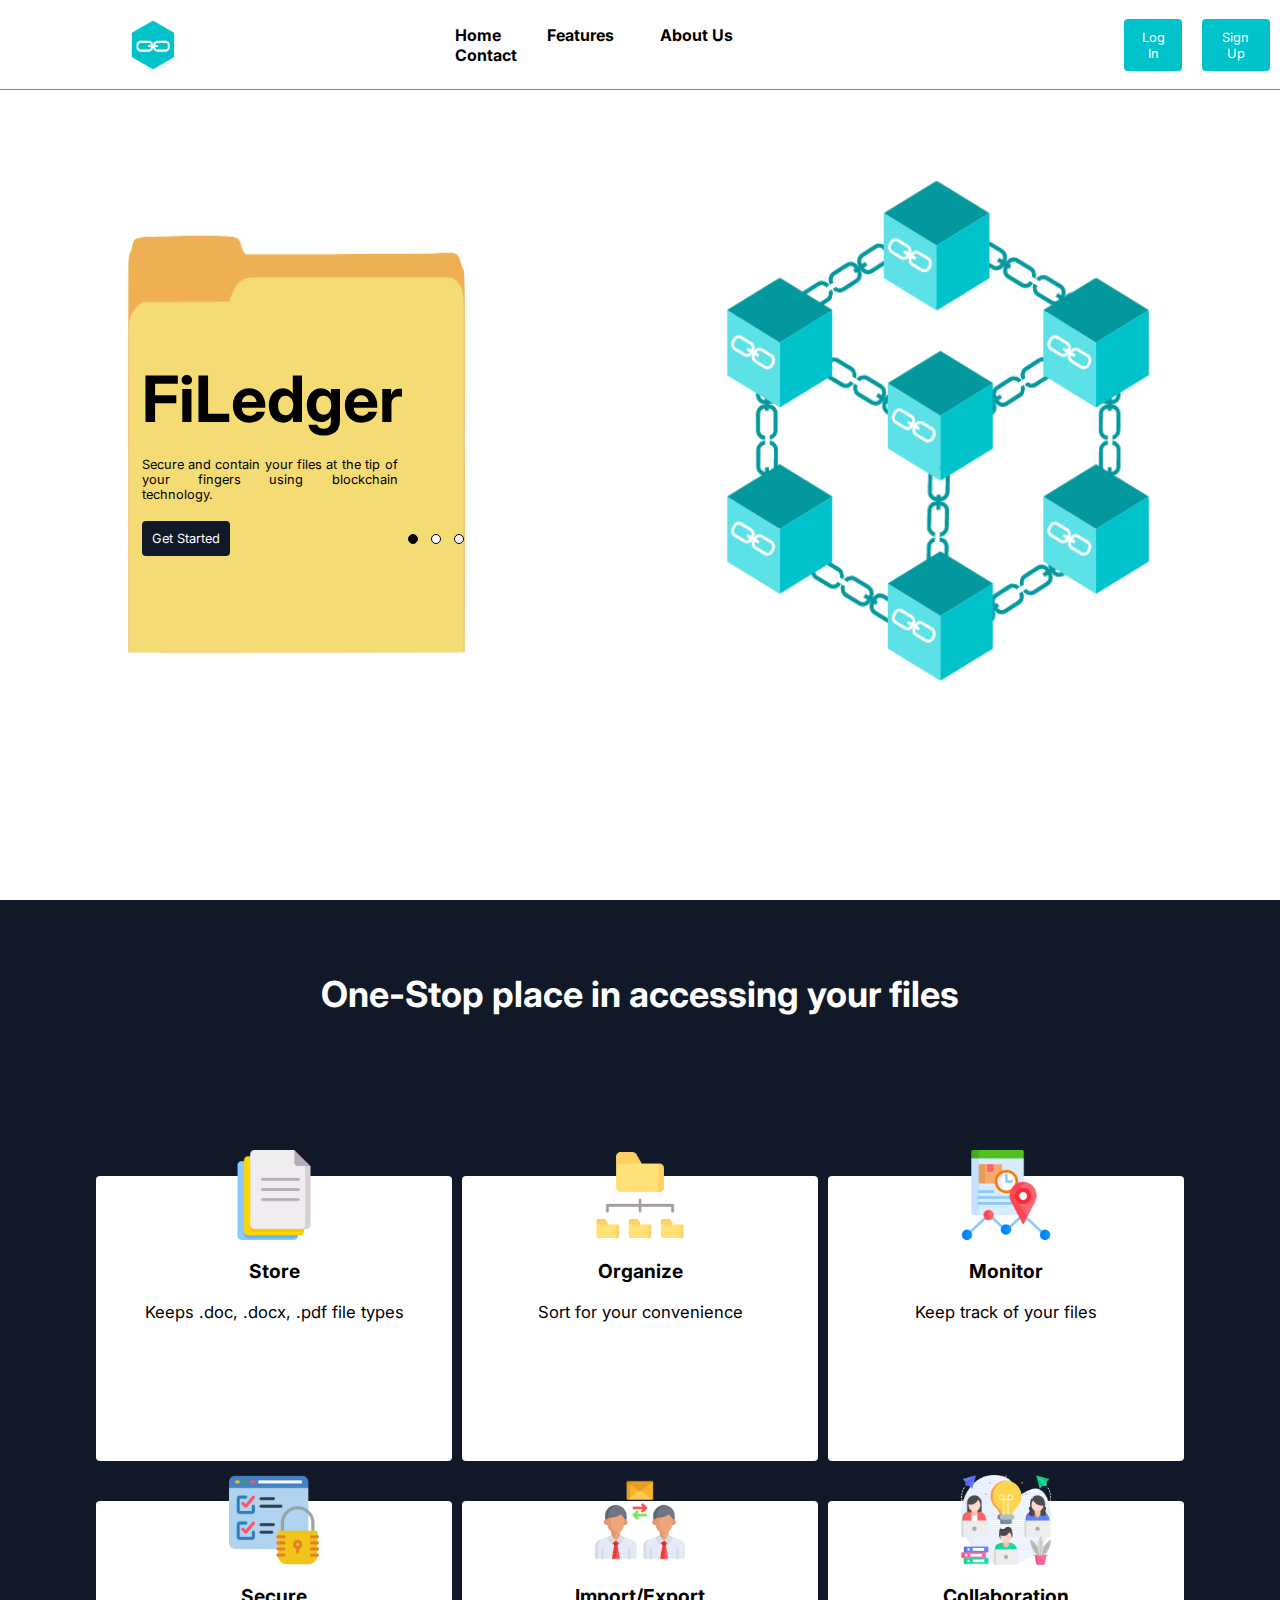
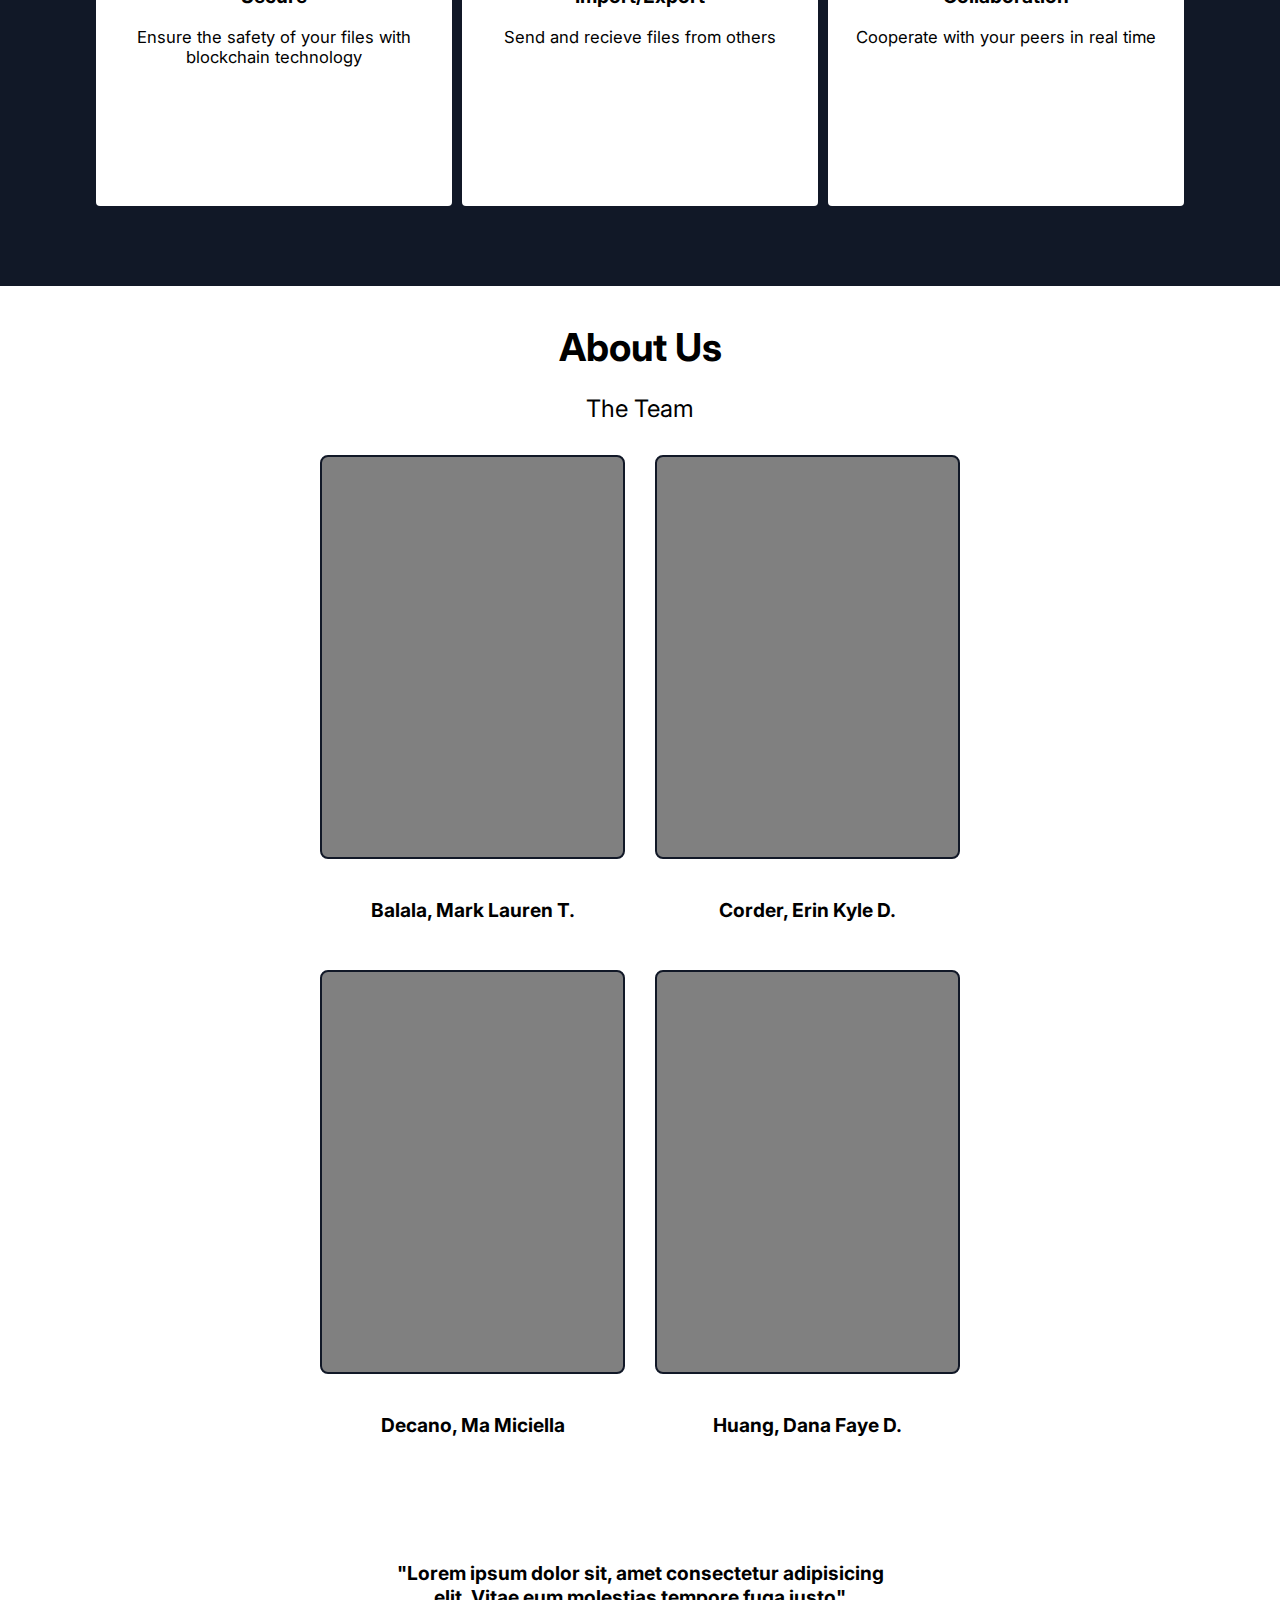
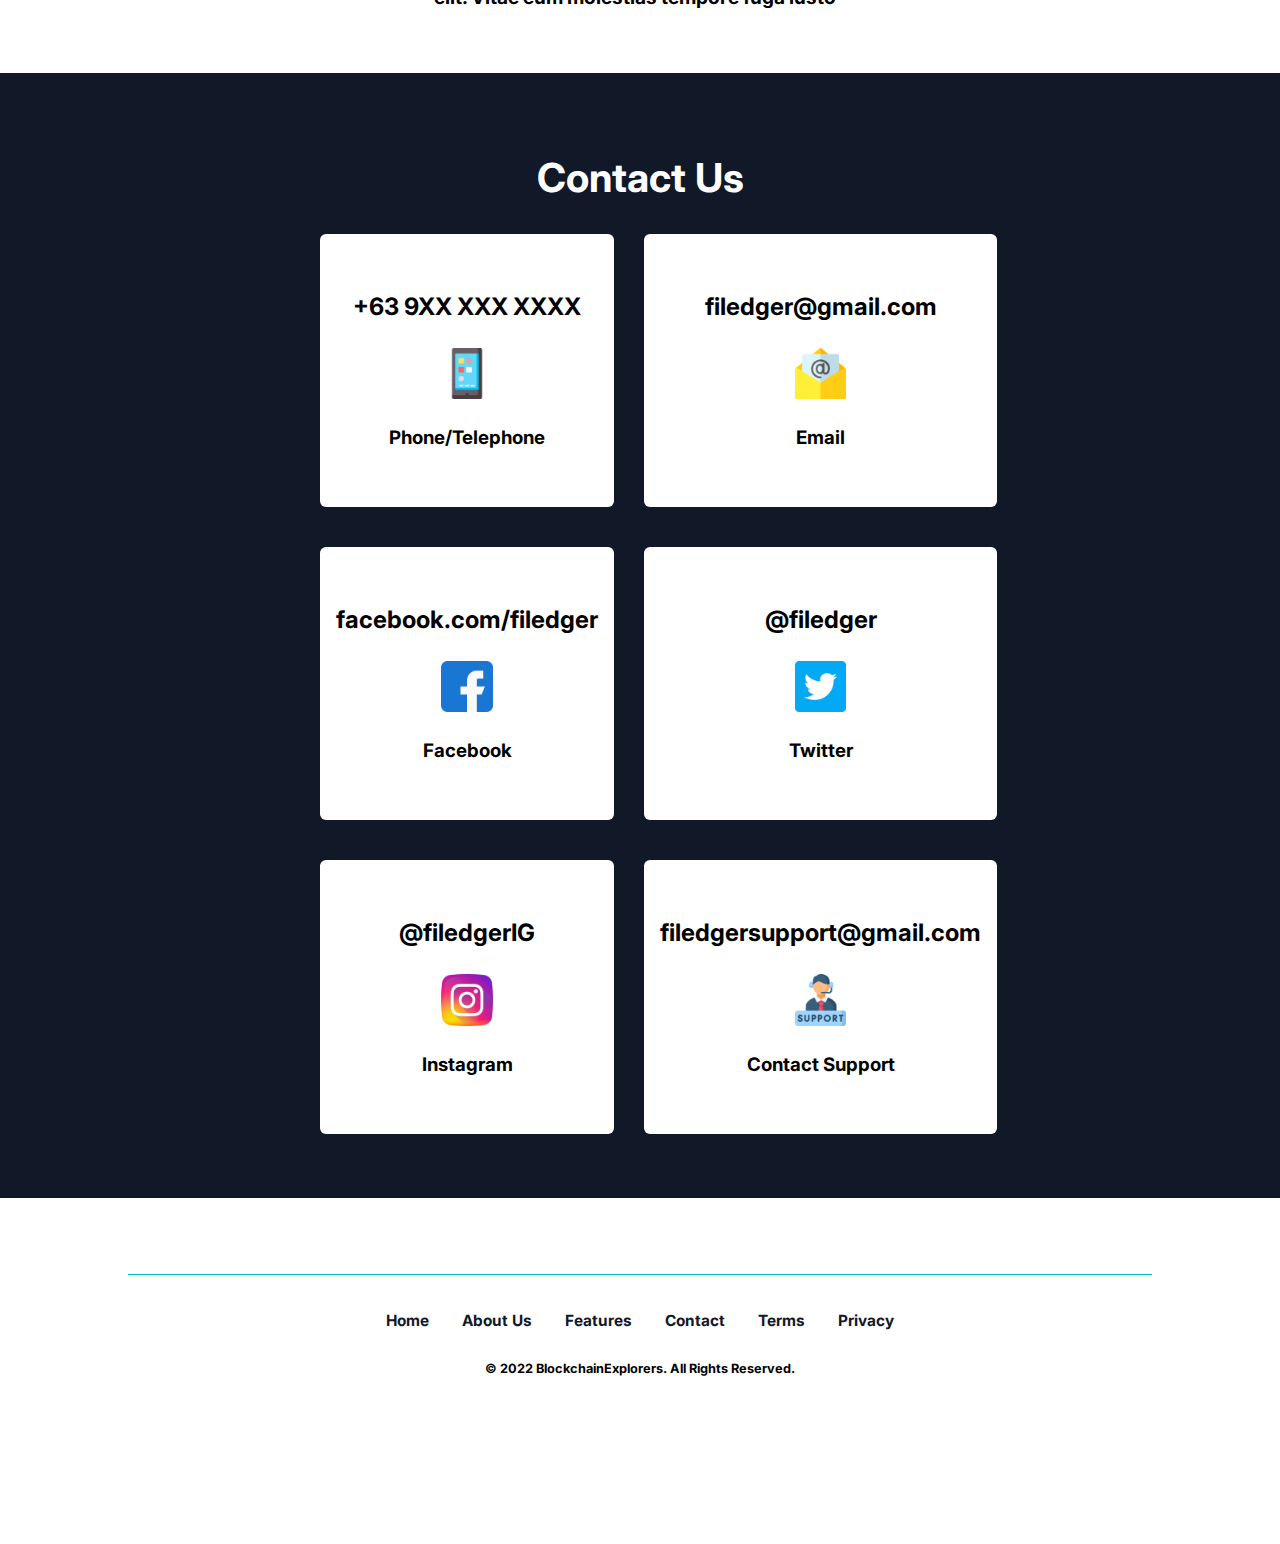
<file: index.html>
<!DOCTYPE html>
<html lang="en">
<head>
    <meta charset="UTF-8">
    <meta http-equiv="X-UA-Compatible" content="IE=edge">
    <meta name="viewport" content="width=device-width, initial-scale=1.0">
    <link rel="stylesheet" href="./style/style.css">
    <link rel="preconnect" href="https://fonts.googleapis.com">
    <link rel="preconnect" href="https://fonts.gstatic.com" crossorigin>
    <link href="https://fonts.googleapis.com/css2?family=Inter:wght@400;500;600;700;800;900&display=swap" rel="stylesheet">
    <title>Document</title>
    <script src="./js/index.js" defer></script>
</head>
<body>
    <div class="main-cont">
        <header class="header">
            <div class="logo">
                <img src="./images/Copy_of_Untitled-removebg-preview.png" alt="" width="50">
            </div>
            <div class="nav">
                <ul>
                    <li class="nav-items"><a href="#home">Home</a></li>
                    <li class="nav-items"><a href="#features">Features</a></li>
                    <li class="nav-items"><a href="#about-us">About Us</a></li>
                    <li class="nav-items"><a href="#contact-us">Contact</a></li>
                </ul>
            </div>
            <div class="head-buttons">
                <button class="button"><a href="./login.html">Log In</a></button>
                <button class="button"><a href="./registration.html">Sign Up</a></button>
            </div>
        </header>
        <section class="content1-container" id="home">
            <div class="content1">
                <div class="content1-left">
                    <img src="./images/Copy_of_Untitled__2_-removebg-preview.png" alt="">
                    <div class="content1-left-text">
                        <h1>FiLedger</h1>
                        <p class="par active">Secure and contain your files at the tip of your fingers using blockchain technology.
                        <p class="par">Create and manage your documents while collaborating with your team.</p>
                        <p class="par">Track your files and keep in touch with the updates done on your document/s.</p>
                        <button class="get-started">Get Started</button>
                        <div class="page-button">
                            <div class="indicator active-ind"></div>
                            <div class="indicator"></div>
                            <div class="indicator"></div>
                        </div>
                    </div>
                </div>
                <div class="content1-right">
                    <img src="./images/blocc.png" alt="">
                </div>
            </div>
        </section>

        <section class="content2" id="features">
                <h1>One-Stop place in accessing your files</h1>
                <div class="card-container-cont2">
                    <div class="cards">
                        <img src="./images/documents.png" alt="" class="card-logo">
                        <h4 class="card-title">
                            Store
                        </h4>
                        <p class="description">Keeps .doc, .docx, .pdf file types</p>
                    </div>
                    <div class="cards">
                        <img src="./images/folder-management.png" alt="" class="card-logo">
                        <h4 class="card-title">
                            Organize
                        </h4>
                        <p class="description">Sort for your convenience</p>
                    </div>
                    <div class="cards">
                        <img src="./images/track.png" alt="" class="card-logo">
                        <h4 class="card-title">
                            Monitor
                        </h4>
                        <p class="description">Keep track of your files</p>
                    </div>
                    <div class="cards">
                        <img src="./images/secure-data.png" alt="" class="card-logo">
                        <h4 class="card-title">
                            Secure
                        </h4>
                        <p class="description">Ensure the safety of your files with blockchain technology</p>
                    </div>
                    <div class="cards">
                        <img src="./images/exchange (1).png" alt="" class="card-logo">
                        <h4 class="card-title">
                            Import/Export
                        </h4>
                        <p class="description">Send and recieve files from others</p>
                    </div>
                    <div class="cards">
                        <img src="./images/collaborative.png" alt="" class="card-logo">
                        <h4 class="card-title">
                            Collaboration
                        </h4>
                        <p class="description">Cooperate with your peers in real time</p>
                    </div>
            </div>
        </section>

        <section class="content3" id="about-us">
            <h1 class="content3-title">
                About Us
            </h1>
            <p>The Team</p>
            <div class="card-container-cont3">
                <div class="cards">
                    <div class="cards-cont">

                    </div>
                    <h3 class="names">Balala, Mark Lauren T.</h3>
                </div>
                <div class="cards">
                    <div class="cards-cont">
                        
                    </div>
                    <h3 class="names">Corder, Erin Kyle D.</h3>
                </div>
                <div class="cards">
                    <div class="cards-cont">
                        
                    </div>
                    <h3 class="names">Decano, Ma Miciella</h3>
                </div>
                <div class="cards">
                    <div class="cards-cont">
                        
                    </div>
                    <h3 class="names">Huang, Dana Faye D.</h3>
                </div>
            </div>
            <p class="quote">"Lorem ipsum dolor sit, amet consectetur adipisicing elit. Vitae eum molestias tempore fuga iusto"</p>
        </section>
        <section class="content4" id="contact-us">
            <h1 class="content4-title">
                Contact Us
            </h1>
            <div class="card-container-cont4">
                <div class="cards">
                    <h2 class="contact-link">+63 9XX XXX XXXX</h2>
                    <img src="./images/smartphone.png" alt="" class="contact-logo">
                    <h3 class="contact-desc">Phone/Telephone</h3>
                </div>
                <div class="cards">
                    <h2 class="contact-link">filedger@gmail.com</h2>
                    <img src="./images/email.png" alt="" class="contact-logo">
                    <h3 class="contact-desc">Email</h3>
                </div>
                <div class="cards">
                    <h2 class="contact-link">facebook.com/filedger</h2>
                    <img src="./images/facebook.png" alt="" class="contact-logo">
                    <h3 class="contact-desc">Facebook</h3>
                </div>
                <div class="cards">
                    <h2 class="contact-link">@filedger</h2>
                    <img src="./images/twitter.png" alt="" class="contact-logo">
                    <h3 class="contact-desc">Twitter</h3>
                </div>
                <div class="cards">
                    <h2 class="contact-link">@filedgerIG</h2>
                    <img src="./images/instagram.png" alt="" class="contact-logo">
                    <h3 class="contact-desc">Instagram</h3>
                </div>
                <div class="cards">
                    <h2 class="contact-link">filedgersupport@gmail.com</h2>
                    <img src="./images/help-desk.png" alt="" class="contact-logo">
                    <h3 class="contact-desc">Contact Support</h3>
                </div>
            </div>
        </section>
        <footer class="footer">
            <div class="footer-content">
                <ul class="footer-nav">
                    <li class="footer-nav-item"><a href="#home">Home</a></li>
                    <li class="footer-nav-item"><a href="#about-us">About Us</a></li>
                    <li class="footer-nav-item"><a href="#features">Features</a></li>
                    <li class="footer-nav-item"><a href="#contact-us">Contact</a></li>
                    <li class="footer-nav-item"><a href="">Terms</a></li>
                    <li class="footer-nav-item"><a href="">Privacy</a></li>
                </ul>
                <h5 class="copyrights">
                    &copy; 2022 BlockchainExplorers. All Rights Reserved.
                </h5>
            </div>
        </footer>
    </div>
</body>
</html>
</file>
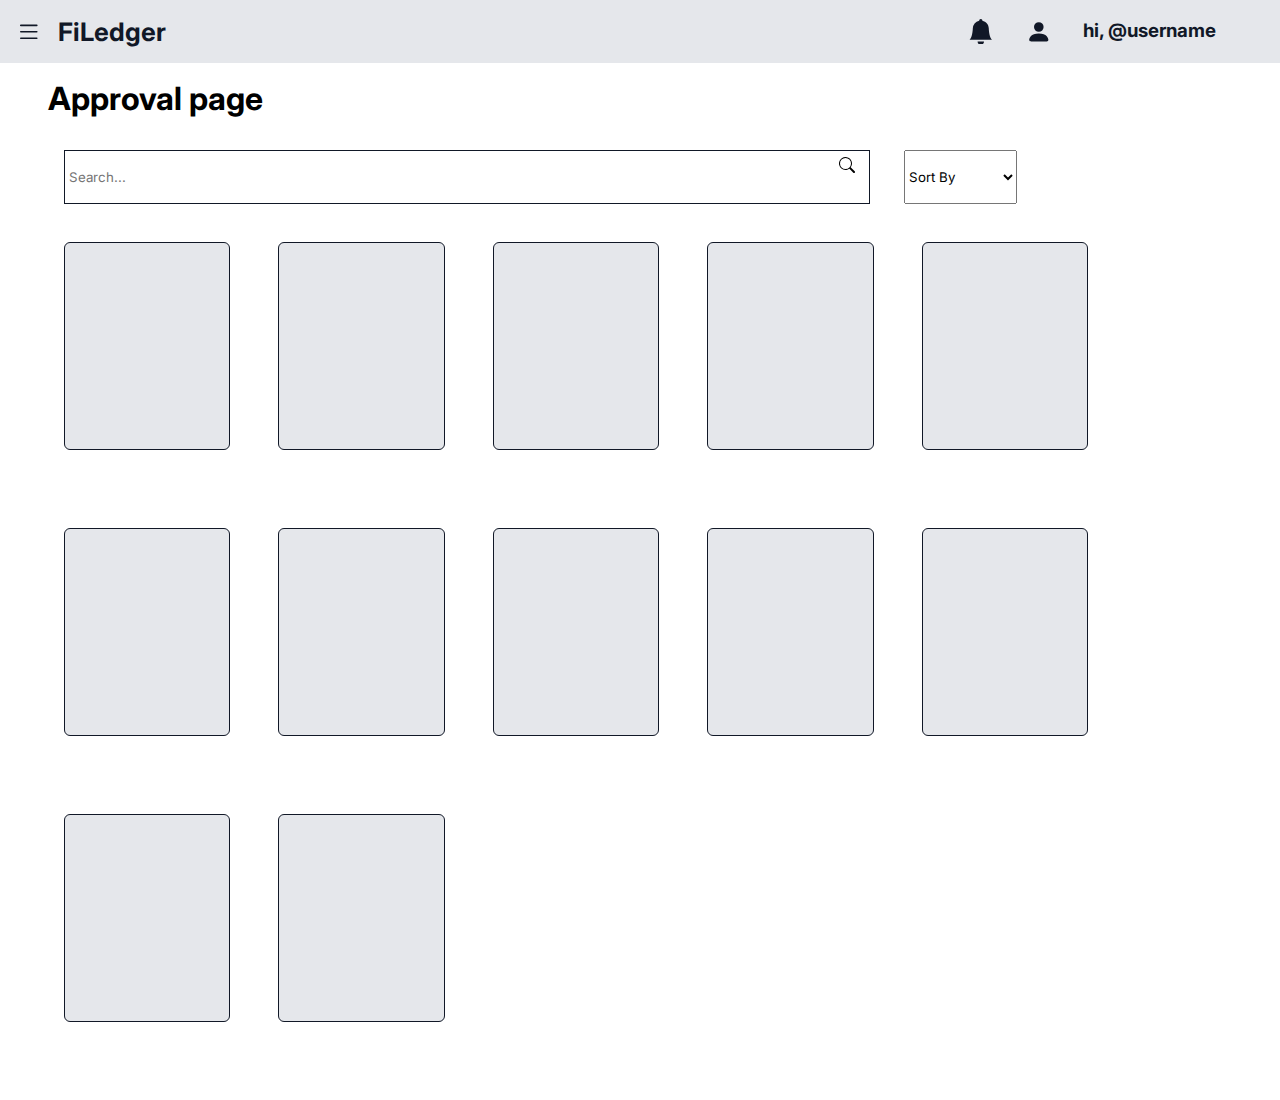
<file: approval-page.html>
<!DOCTYPE html>
<html lang="en">
<head>
    <meta charset="UTF-8">
    <meta http-equiv="X-UA-Compatible" content="IE=edge">
    <meta name="viewport" content="width=device-width, initial-scale=1.0">
    <title>Document</title>
    <link rel="stylesheet" href="./style/navbar.css">
    <link rel="stylesheet" href="./style/approval-style.css">
    <link rel="preconnect" href="https://fonts.googleapis.com">
    <link rel="preconnect" href="https://fonts.gstatic.com" crossorigin>
    <link href="https://fonts.googleapis.com/css2?family=Inter:wght@400;500;600;700;800;900&display=swap" rel="stylesheet">
    <script src="./js/navbar.js" defer></script>
    <!-- <script src="./js/dashboard.js" defer></script> -->
</head>
<body>
    <!-- NAVBAR -->
    <nav class="side-nav inactive-sidenav" id="side-nav">
        <div class="nav-header">
            <svg xmlns="http://www.w3.org/2000/svg" width="16" height="16" fill="currentColor" class="bi bi-list burger" viewBox="0 0 16 16">
                <path fill-rule="evenodd" d="M2.5 12a.5.5 0 0 1 .5-.5h10a.5.5 0 0 1 0 1H3a.5.5 0 0 1-.5-.5zm0-4a.5.5 0 0 1 .5-.5h10a.5.5 0 0 1 0 1H3a.5.5 0 0 1-.5-.5zm0-4a.5.5 0 0 1 .5-.5h10a.5.5 0 0 1 0 1H3a.5.5 0 0 1-.5-.5z"/>
              </svg>
              <h3 class="menu">Menu</h3>
              <div class="logo">
                <img src="./images/Copy_of_Untitled-removebg-preview.png" width="50" class="menu-logo">
                UserType
              </div>
        </div>
        <div class="links">
            <a href="./dashboard.html"><h4 class="nav-item">Dashboard</h4></a>
            <a href="./documents.html"><h4 class="nav-item">Documents</h4></a>
            <a href="./management.html"><h4 class="nav-item">Management</h4></a>
            <a href="./approval-page.html"><h4 class="nav-item">Approval Page</h4></a>
        </div>
    </nav>
    <!-- NAVBAR -->
    <!-- HEADER -->
     <header class="header">
        <div class="header-left">
            <svg xmlns="http://www.w3.org/2000/svg" width="16" height="16" fill="currentColor" class="bi bi-list burger-button" id="burger-button" viewBox="0 0 16 16">
                <path fill-rule="evenodd" d="M2.5 12a.5.5 0 0 1 .5-.5h10a.5.5 0 0 1 0 1H3a.5.5 0 0 1-.5-.5zm0-4a.5.5 0 0 1 .5-.5h10a.5.5 0 0 1 0 1H3a.5.5 0 0 1-.5-.5zm0-4a.5.5 0 0 1 .5-.5h10a.5.5 0 0 1 0 1H3a.5.5 0 0 1-.5-.5z"/>
              </svg>
              <h3 class="prod-name">FiLedger</h3>
        </div>
        <div class="header-right">
            <svg xmlns="http://www.w3.org/2000/svg" width="16" height="16" fill="currentColor" class="bi bi-bell-fill" viewBox="0 0 16 16">
                <path d="M8 16a2 2 0 0 0 2-2H6a2 2 0 0 0 2 2zm.995-14.901a1 1 0 1 0-1.99 0A5.002 5.002 0 0 0 3 6c0 1.098-.5 6-2 7h14c-1.5-1-2-5.902-2-7 0-2.42-1.72-4.44-4.005-4.901z"/>
            </svg>
            <svg xmlns="http://www.w3.org/2000/svg" width="16" height="16" fill="currentColor" class="bi bi-person-fill" viewBox="0 0 16 16">
                <path d="M3 14s-1 0-1-1 1-4 6-4 6 3 6 4-1 1-1 1H3zm5-6a3 3 0 1 0 0-6 3 3 0 0 0 0 6z"/>
            </svg>
            <h3 class="username">hi, @username</h3>
        </div>
    </header>
    <!-- HEADER -->
    <div class="title">
        <h1>Approval page</h1>
    </div>
    <div class="search-cont">
        <input type="search" name="search" id="search" class="search" placeholder="Search...">
        <button class="search-button">
            <svg xmlns="http://www.w3.org/2000/svg" width="16" height="16" fill="currentColor" class="bi bi-search" viewBox="0 0 16 16">
                <path d="M11.742 10.344a6.5 6.5 0 1 0-1.397 1.398h-.001c.03.04.062.078.098.115l3.85 3.85a1 1 0 0 0 1.415-1.414l-3.85-3.85a1.007 1.007 0 0 0-.115-.1zM12 6.5a5.5 5.5 0 1 1-11 0 5.5 5.5 0 0 1 11 0z"/>
              </svg>
        </button>
        <select name="sort" id="sortBy">
            <option value="" hidden selected disabled>Sort By</option>
            <option value="alphabetical">Alphabetical</option>
            <option value="date">Date Modified</option>
            <optgroup label="Document Type">
                <option value="public">Public</option>
                <option value="internal">Internal</option>
                <option value="confidential">Confidential</option>
            </optgroup>
        </select>
    </div>
    <div class="main-cont">
        <div class="content-box" id="content-box">
            <div class="card"></div>
            <div class="card"></div>
            <div class="card"></div>
            <div class="card"></div>
            <div class="card"></div>
            <div class="card"></div>
            <div class="card"></div>
            <div class="card"></div>
            <div class="card"></div>
            <div class="card"></div>
            <div class="card"></div>
            <div class="card"></div>
        </div>
    </div>
</body>
</html>
</file>
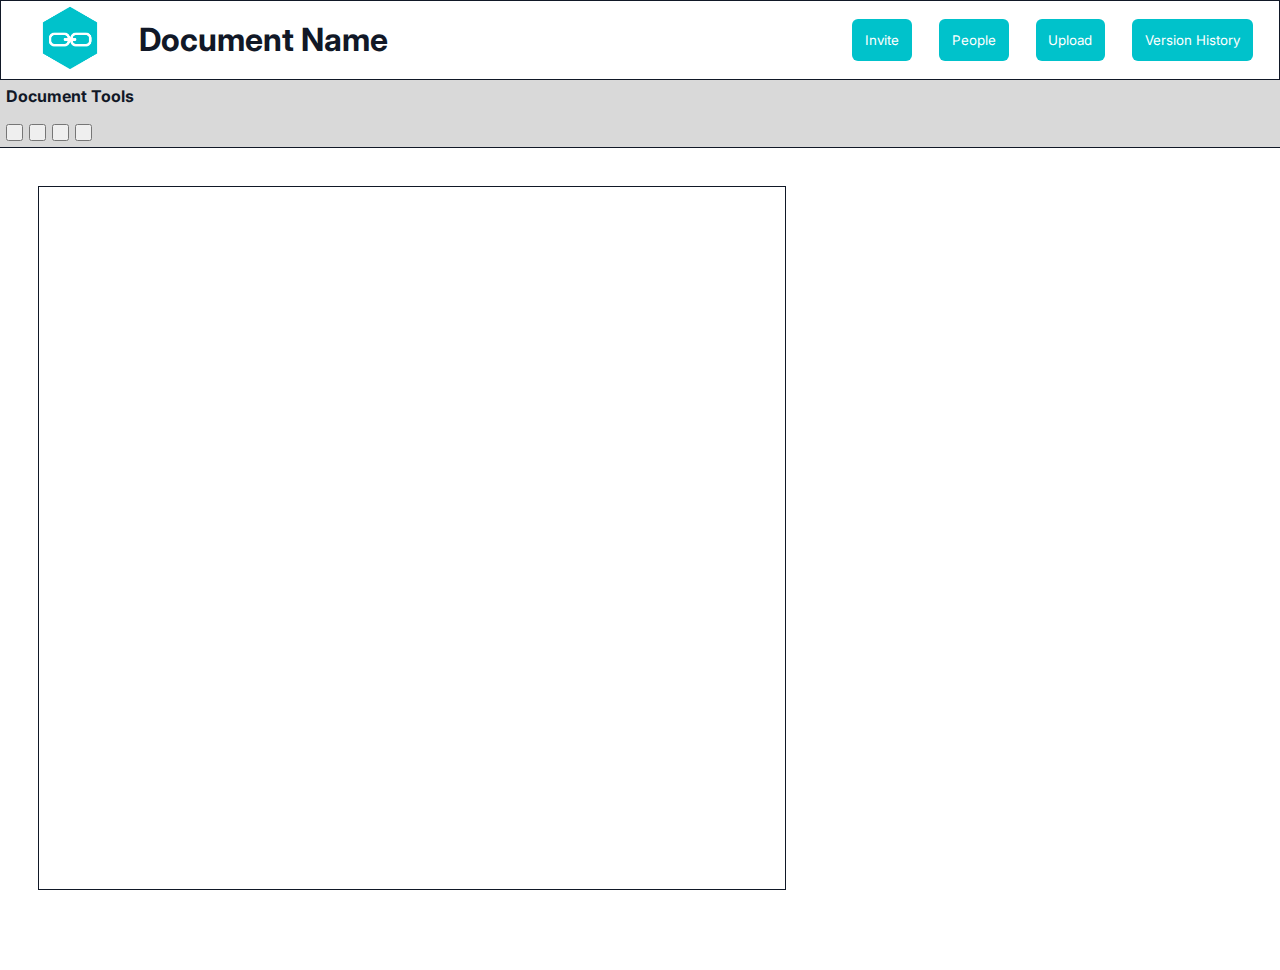
<file: create-docs.html>
<!DOCTYPE html>
<html lang="en">
<head>
    <meta charset="UTF-8">
    <meta http-equiv="X-UA-Compatible" content="IE=edge">
    <meta name="viewport" content="width=device-width, initial-scale=1.0">
    <title>Document</title>
    <link rel="stylesheet" href="./style/createDocs-style.css">
    <link rel="preconnect" href="https://fonts.googleapis.com">
    <link rel="preconnect" href="https://fonts.gstatic.com" crossorigin>
    <link href="https://fonts.googleapis.com/css2?family=Inter:wght@400;500;600;700;800;900&display=swap" rel="stylesheet">
    <script src="./js/create-docs.js" defer></script>
</head>
<body>
    <div class="main-cont">
        <header class="header">
            <div class="header-logo">
                <img src="./images/Copy_of_Untitled-removebg-preview.png" class="logo-svg">
            </div>
            <h1 class="document-name">Document Name</h1>
            <div class="header-buttons-container">
                <button class="buttons-header">Invite</button>
                <button class="buttons-header">People</button>
                <button class="buttons-header">Upload</button>
                <button class="buttons-header">Version History</button>
            </div>
        </header>
        <div class="subheader">
            <h4 class="document-tools">Document Tools</h4>
            <div class="tools-container">
                <button class="tool"></button>
                <button class="tool"></button>
                <button class="tool"></button>
                <button class="tool"></button>
            </div>
        </div>

        <div class="container-body">
            <div class="document-container">
                
            </div>

            <div class="right-sidenav">
                <div class="invite-nav navs off">
                    <div class="sidenav-logo">
                        <svg xmlns="http://www.w3.org/2000/svg" width="16" height="16" fill="currentColor" class="bi bi-envelope-paper" viewBox="0 0 16 16">
                            <path d="M4 0a2 2 0 0 0-2 2v1.133l-.941.502A2 2 0 0 0 0 5.4V14a2 2 0 0 0 2 2h12a2 2 0 0 0 2-2V5.4a2 2 0 0 0-1.059-1.765L14 3.133V2a2 2 0 0 0-2-2H4Zm10 4.267.47.25A1 1 0 0 1 15 5.4v.817l-1 .6v-2.55Zm-1 3.15-3.75 2.25L8 8.917l-1.25.75L3 7.417V2a1 1 0 0 1 1-1h8a1 1 0 0 1 1 1v5.417Zm-11-.6-1-.6V5.4a1 1 0 0 1 .53-.882L2 4.267v2.55Zm13 .566v5.734l-4.778-2.867L15 7.383Zm-.035 6.88A1 1 0 0 1 14 15H2a1 1 0 0 1-.965-.738L8 10.083l6.965 4.18ZM1 13.116V7.383l4.778 2.867L1 13.117Z"/>
                          </svg>
                          <span>Invite</span>
                    </div>
                    <input type="text" name="invite-email" id="invite-email" class="invite-text" placeholder="insert e-mail address">
                    <input type="text" name="invite-confirm" id="invite-confirm" class="invite-text" placeholder="confirm invite">
                </div>
                <div class="people-nav navs off">
                    <div class="sidenav-logo">
                        <svg xmlns="http://www.w3.org/2000/svg" width="16" height="16" fill="currentColor" class="bi bi-person" viewBox="0 0 16 16">
                            <path d="M8 8a3 3 0 1 0 0-6 3 3 0 0 0 0 6zm2-3a2 2 0 1 1-4 0 2 2 0 0 1 4 0zm4 8c0 1-1 1-1 1H3s-1 0-1-1 1-4 6-4 6 3 6 4zm-1-.004c-.001-.246-.154-.986-.832-1.664C11.516 10.68 10.289 10 8 10c-2.29 0-3.516.68-4.168 1.332-.678.678-.83 1.418-.832 1.664h10z"/>
                          </svg>
                          <span>People working on this document</span>
                    </div>
                </div>

                <div class="upload-nav navs off">
                    <div class="sidenav-logo">
                        <svg xmlns="http://www.w3.org/2000/svg" width="16" height="16" fill="currentColor" class="bi bi-upload" viewBox="0 0 16 16">
                            <path d="M.5 9.9a.5.5 0 0 1 .5.5v2.5a1 1 0 0 0 1 1h12a1 1 0 0 0 1-1v-2.5a.5.5 0 0 1 1 0v2.5a2 2 0 0 1-2 2H2a2 2 0 0 1-2-2v-2.5a.5.5 0 0 1 .5-.5z"/>
                            <path d="M7.646 1.146a.5.5 0 0 1 .708 0l3 3a.5.5 0 0 1-.708.708L8.5 2.707V11.5a.5.5 0 0 1-1 0V2.707L5.354 4.854a.5.5 0 1 1-.708-.708l3-3z"/>
                          </svg>
                          <span>Upload</span>
                    </div>
                    <input type="file" name="filename" id="filename">
                    <input type="text" name="tags" id="tags" class="tags" placeholder="Tags">
                    <select name="docu-type" id="docu-type">
                        <option value="" hidden selected disabled>Document Type</option>
                        <option value="public">Public</option>
                        <option value="internal">Internal</option>
                        <option value="confidential">Confidential</option>
                    </select>
                    <button class="upload-button">Upload</button>
                </div>

                <div class="history-nav navs off">
                    <div class="sidenav-logo">
                        <svg xmlns="http://www.w3.org/2000/svg" width="16" height="16" fill="currentColor" class="bi bi-clock" viewBox="0 0 16 16">
                            <path d="M8 3.5a.5.5 0 0 0-1 0V9a.5.5 0 0 0 .252.434l3.5 2a.5.5 0 0 0 .496-.868L8 8.71V3.5z"/>
                            <path d="M8 16A8 8 0 1 0 8 0a8 8 0 0 0 0 16zm7-8A7 7 0 1 1 1 8a7 7 0 0 1 14 0z"/>
                          </svg>
                          <span>Version History</span>
                    </div>
                    <span>Today</span>
                    <ul>
                        <li>Jun 18, 3:21 PM Current Version</li>
                        <li>Jun 18, 3:21 PM </li>
                        <li>Jun 18, 3:21 PM </li>
                        <li>Jun 18, 3:21 PM </li>
                        <li>Jun 18, 3:21 PM </li>
                    </ul>
                </div>

            </div>
        </div>
    </div>
</body>
</html>
</file>
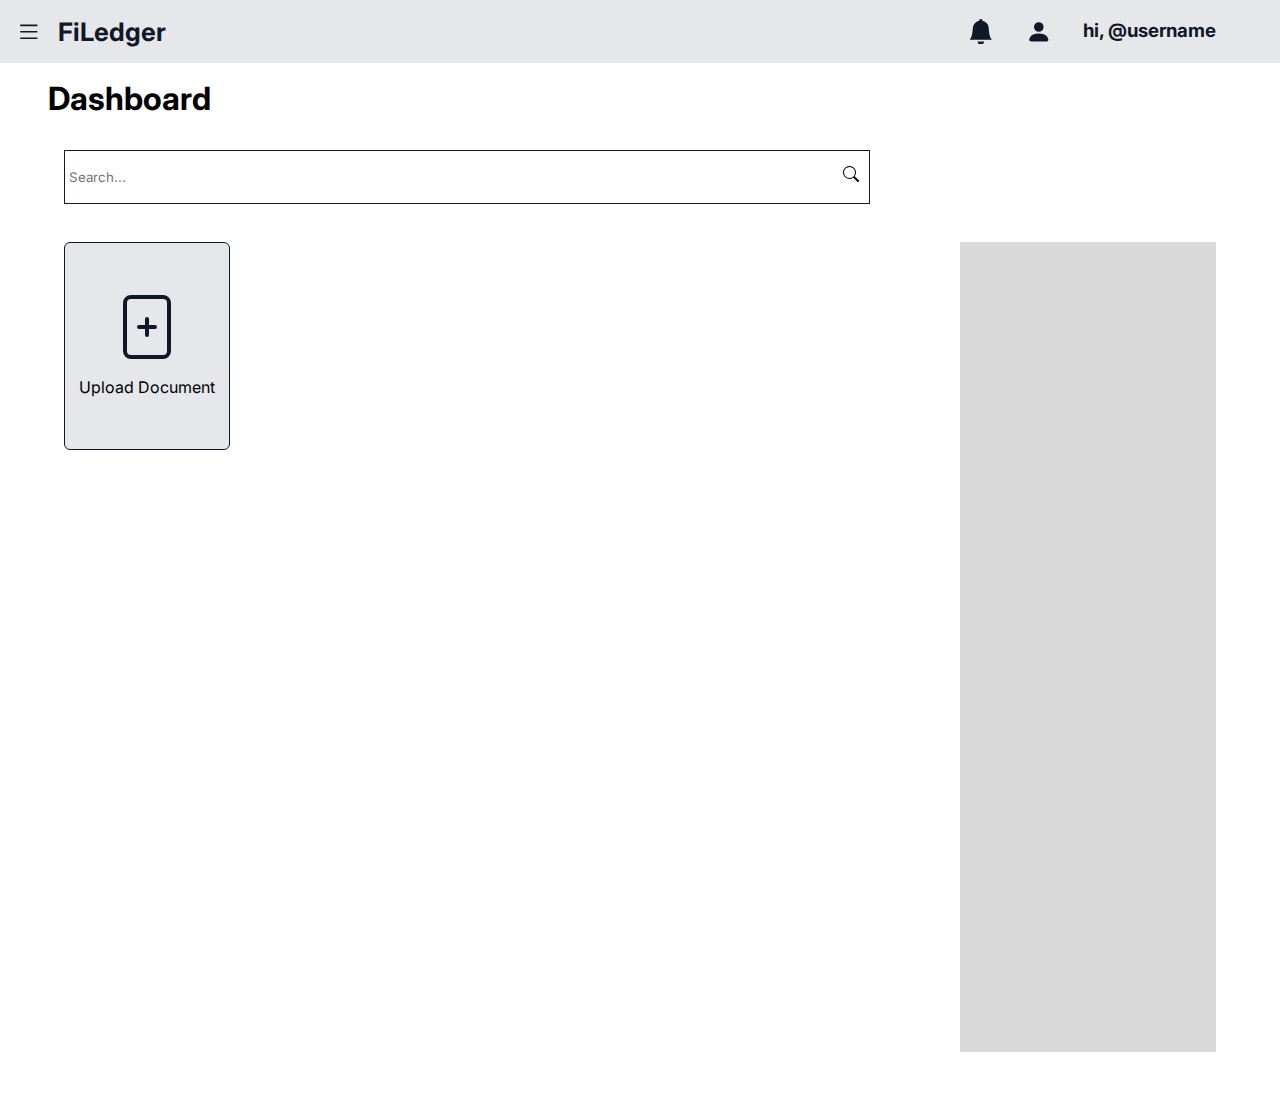
<file: dashboard.html>
<!DOCTYPE html>
<html lang="en">
<head>
    <meta charset="UTF-8">
    <meta http-equiv="X-UA-Compatible" content="IE=edge">
    <meta name="viewport" content="width=device-width, initial-scale=1.0">
    <title>Document</title>
    <link rel="stylesheet" href="./style/navbar.css">
    <link rel="stylesheet" href="./style/dashboard-style.css">
    <link rel="preconnect" href="https://fonts.googleapis.com">
    <link rel="preconnect" href="https://fonts.gstatic.com" crossorigin>
    <link href="https://fonts.googleapis.com/css2?family=Inter:wght@400;500;600;700;800;900&display=swap" rel="stylesheet">
    <script src="./js/navbar.js" defer></script>
    <script src="./js/dashboard.js" defer></script>
</head>
<body>
    <!-- NAVBAR -->
    <nav class="side-nav inactive-sidenav" id="side-nav">
        <div class="nav-header">
            <svg xmlns="http://www.w3.org/2000/svg" width="16" height="16" fill="currentColor" class="bi bi-list burger" viewBox="0 0 16 16">
                <path fill-rule="evenodd" d="M2.5 12a.5.5 0 0 1 .5-.5h10a.5.5 0 0 1 0 1H3a.5.5 0 0 1-.5-.5zm0-4a.5.5 0 0 1 .5-.5h10a.5.5 0 0 1 0 1H3a.5.5 0 0 1-.5-.5zm0-4a.5.5 0 0 1 .5-.5h10a.5.5 0 0 1 0 1H3a.5.5 0 0 1-.5-.5z"/>
              </svg>
              <h3 class="menu">Menu</h3>
              <div class="logo">
                <img src="./images/Copy_of_Untitled-removebg-preview.png" width="50" class="menu-logo">
                UserType
              </div>
        </div>
        <div class="links">
            <h4 class="nav-item">Dashboard</h4>
            <h4 class="nav-item">Documents</h4>
            <h4 class="nav-item">Management</h4>
            <h4 class="nav-item">Version Control & Audit Traits</h4>
        </div>
    </nav>
    <!-- NAVBAR -->
    <!-- HEADER -->
     <header class="header">
        <div class="header-left">
            <svg xmlns="http://www.w3.org/2000/svg" width="16" height="16" fill="currentColor" class="bi bi-list burger-button" id="burger-button" viewBox="0 0 16 16">
                <path fill-rule="evenodd" d="M2.5 12a.5.5 0 0 1 .5-.5h10a.5.5 0 0 1 0 1H3a.5.5 0 0 1-.5-.5zm0-4a.5.5 0 0 1 .5-.5h10a.5.5 0 0 1 0 1H3a.5.5 0 0 1-.5-.5zm0-4a.5.5 0 0 1 .5-.5h10a.5.5 0 0 1 0 1H3a.5.5 0 0 1-.5-.5z"/>
              </svg>
              <h3 class="prod-name">FiLedger</h3>
        </div>
        <div class="header-right">
            <svg xmlns="http://www.w3.org/2000/svg" width="16" height="16" fill="currentColor" class="bi bi-bell-fill" viewBox="0 0 16 16">
                <path d="M8 16a2 2 0 0 0 2-2H6a2 2 0 0 0 2 2zm.995-14.901a1 1 0 1 0-1.99 0A5.002 5.002 0 0 0 3 6c0 1.098-.5 6-2 7h14c-1.5-1-2-5.902-2-7 0-2.42-1.72-4.44-4.005-4.901z"/>
            </svg>
            <svg xmlns="http://www.w3.org/2000/svg" width="16" height="16" fill="currentColor" class="bi bi-person-fill" viewBox="0 0 16 16">
                <path d="M3 14s-1 0-1-1 1-4 6-4 6 3 6 4-1 1-1 1H3zm5-6a3 3 0 1 0 0-6 3 3 0 0 0 0 6z"/>
            </svg>
            <h3 class="username">hi, @username</h3>
        </div>
    </header>
    <!-- HEADER -->
    <div class="title">
        <h1>Dashboard</h1>
    </div>
    <div class="search-cont">
        <input type="search" name="search" id="search" class="search" placeholder="Search...">
        <button class="search-button">
            <svg xmlns="http://www.w3.org/2000/svg" width="16" height="16" fill="currentColor" class="bi bi-search" viewBox="0 0 16 16">
                <path d="M11.742 10.344a6.5 6.5 0 1 0-1.397 1.398h-.001c.03.04.062.078.098.115l3.85 3.85a1 1 0 0 0 1.415-1.414l-3.85-3.85a1.007 1.007 0 0 0-.115-.1zM12 6.5a5.5 5.5 0 1 1-11 0 5.5 5.5 0 0 1 11 0z"/>
              </svg>
        </button>
    </div>
    <div class="main-cont">
        <div class="content-box" id="content-box">
            <div class="card" id="create-card">
                <svg xmlns="http://www.w3.org/2000/svg" width="16" height="16" fill="currentColor" class="bi bi-file-plus" viewBox="0 0 16 16">
                    <path d="M8.5 6a.5.5 0 0 0-1 0v1.5H6a.5.5 0 0 0 0 1h1.5V10a.5.5 0 0 0 1 0V8.5H10a.5.5 0 0 0 0-1H8.5V6z"/>
                    <path d="M2 2a2 2 0 0 1 2-2h8a2 2 0 0 1 2 2v12a2 2 0 0 1-2 2H4a2 2 0 0 1-2-2V2zm10-1H4a1 1 0 0 0-1 1v12a1 1 0 0 0 1 1h8a1 1 0 0 0 1-1V2a1 1 0 0 0-1-1z"/>
                  </svg>
                  <p>Upload Document</p>
            </div>
        </div>
        <div class="overview">

        </div>
    </div>
</body>
</html>
</file>
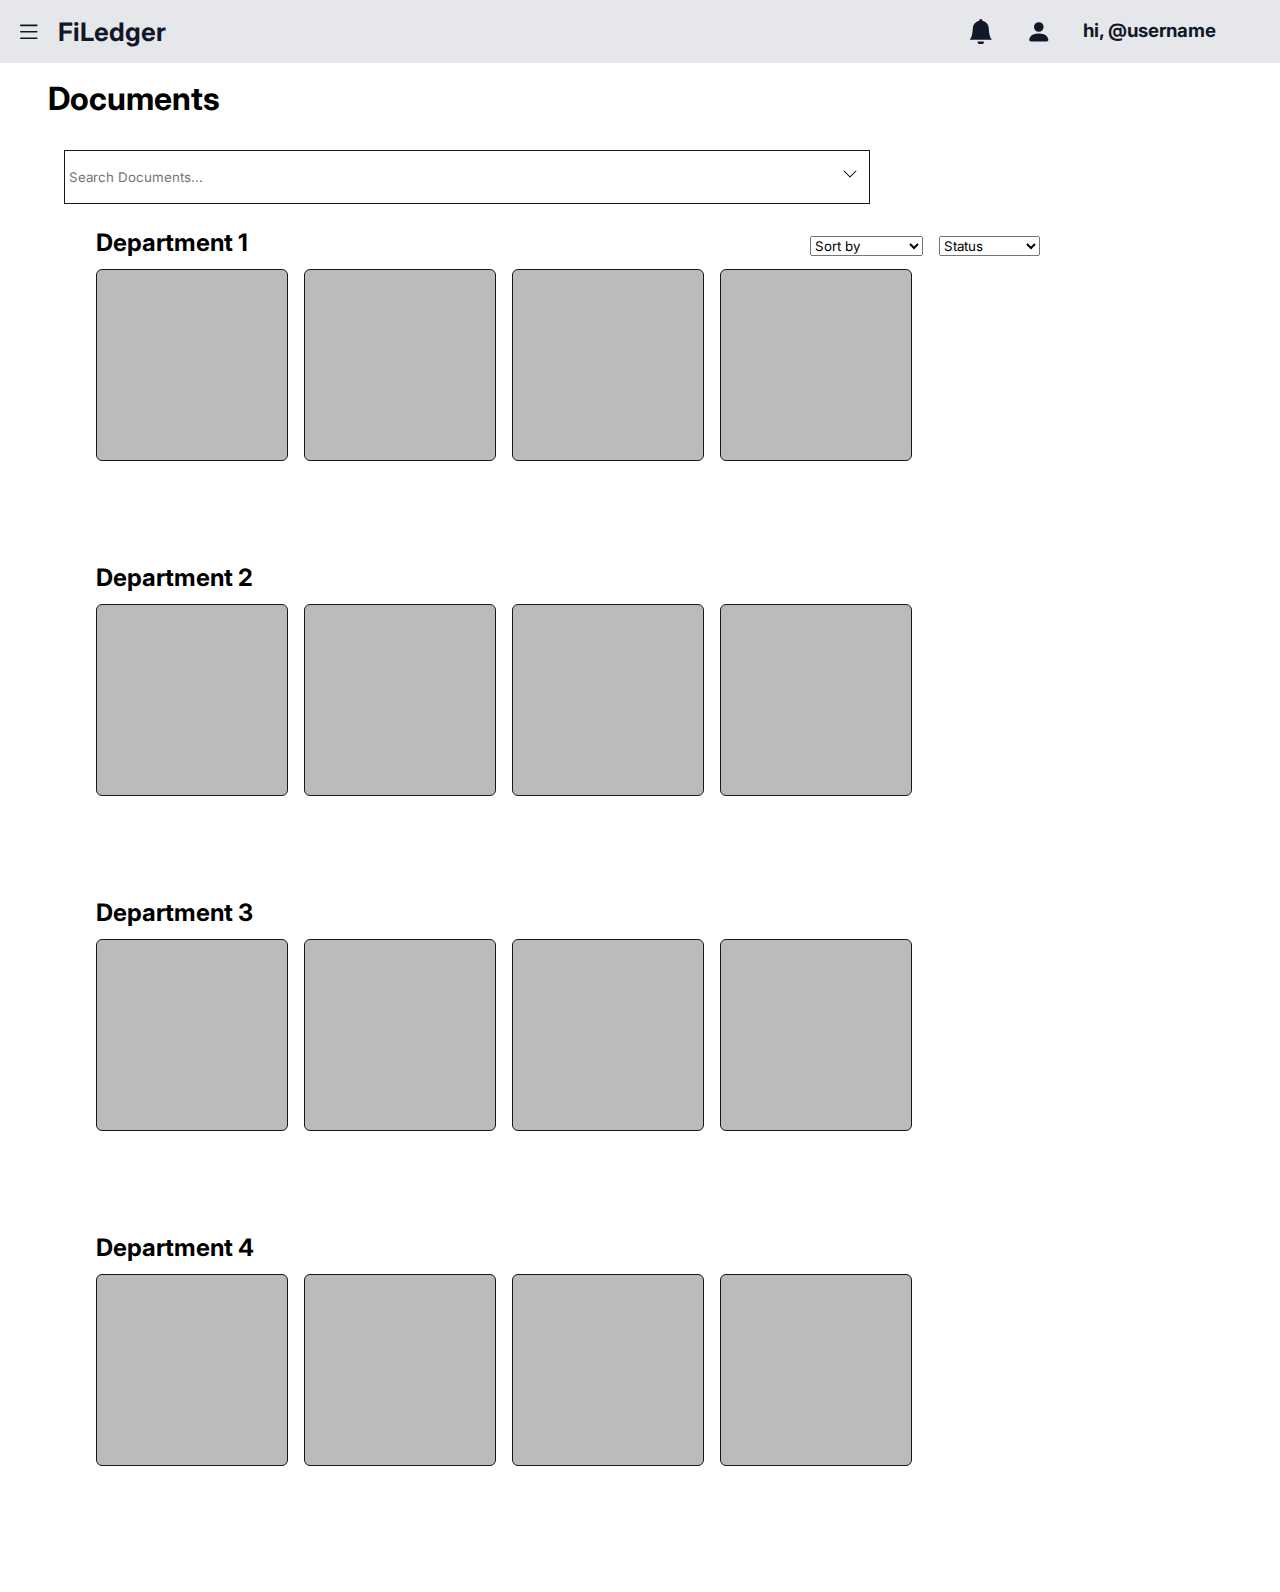
<file: documents.html>
<!DOCTYPE html>
<html lang="en">
<head>
    <meta charset="UTF-8">
    <meta http-equiv="X-UA-Compatible" content="IE=edge">
    <meta name="viewport" content="width=device-width, initial-scale=1.0">
    <link rel="stylesheet" href="./style/navbar.css">
    <link rel="stylesheet" href="./style/document-style.css">
    <link rel="preconnect" href="https://fonts.googleapis.com">
    <link rel="preconnect" href="https://fonts.gstatic.com" crossorigin>
    <link href="https://fonts.googleapis.com/css2?family=Inter:wght@400;500;600;700;800;900&display=swap" rel="stylesheet">
    <script src="./js/navbar.js" defer></script>
    <script src="./js/document.js" defer></script>
    <title>Document</title>
</head>
<body>
     <!-- NAVBAR -->
     <nav class="side-nav inactive-sidenav" id="side-nav">
        <div class="nav-header">
            <svg xmlns="http://www.w3.org/2000/svg" width="16" height="16" fill="currentColor" class="bi bi-list burger" viewBox="0 0 16 16">
                <path fill-rule="evenodd" d="M2.5 12a.5.5 0 0 1 .5-.5h10a.5.5 0 0 1 0 1H3a.5.5 0 0 1-.5-.5zm0-4a.5.5 0 0 1 .5-.5h10a.5.5 0 0 1 0 1H3a.5.5 0 0 1-.5-.5zm0-4a.5.5 0 0 1 .5-.5h10a.5.5 0 0 1 0 1H3a.5.5 0 0 1-.5-.5z"/>
              </svg>
              <h3 class="menu">Menu</h3>
              <div class="logo">
                <img src="./images/Copy_of_Untitled-removebg-preview.png" width="50" class="menu-logo">
                UserType
              </div>
        </div>
        <div class="links">
            <h4 class="nav-item">Dashboard</h4>
            <h4 class="nav-item">Documents</h4>
            <h4 class="nav-item">Management</h4>
            <h4 class="nav-item">Version Control & Audit Traits</h4>
        </div>
    </nav>
    <!-- NAVBAR -->
    <!-- HEADER -->
     <header class="header">
        <div class="header-left">
            <svg xmlns="http://www.w3.org/2000/svg" width="16" height="16" fill="currentColor" class="bi bi-list burger-button" id="burger-button" viewBox="0 0 16 16">
                <path fill-rule="evenodd" d="M2.5 12a.5.5 0 0 1 .5-.5h10a.5.5 0 0 1 0 1H3a.5.5 0 0 1-.5-.5zm0-4a.5.5 0 0 1 .5-.5h10a.5.5 0 0 1 0 1H3a.5.5 0 0 1-.5-.5zm0-4a.5.5 0 0 1 .5-.5h10a.5.5 0 0 1 0 1H3a.5.5 0 0 1-.5-.5z"/>
              </svg>
              <h3 class="prod-name">FiLedger</h3>
        </div>
        <div class="header-right">
            <svg xmlns="http://www.w3.org/2000/svg" width="16" height="16" fill="currentColor" class="bi bi-bell-fill" viewBox="0 0 16 16">
                <path d="M8 16a2 2 0 0 0 2-2H6a2 2 0 0 0 2 2zm.995-14.901a1 1 0 1 0-1.99 0A5.002 5.002 0 0 0 3 6c0 1.098-.5 6-2 7h14c-1.5-1-2-5.902-2-7 0-2.42-1.72-4.44-4.005-4.901z"/>
            </svg>
            <svg xmlns="http://www.w3.org/2000/svg" width="16" height="16" fill="currentColor" class="bi bi-person-fill" viewBox="0 0 16 16">
                <path d="M3 14s-1 0-1-1 1-4 6-4 6 3 6 4-1 1-1 1H3zm5-6a3 3 0 1 0 0-6 3 3 0 0 0 0 6z"/>
            </svg>
            <h3 class="username">hi, @username</h3>
        </div>
    </header>
    <!-- HEADER -->
    <div class="title">
        <h1>Documents</h1>
    </div>
    <div class="search-cont">
        <input autocomplete="off" type="search" name="search" id="search" class="search search-comp" placeholder="Search Documents...">
        <svg xmlns="http://www.w3.org/2000/svg" width="16" height="16" fill="currentColor" class="bi bi-chevron-down drp-dwn search-comp" viewBox="0 0 16 16">
            <path fill-rule="evenodd" d="M1.646 4.646a.5.5 0 0 1 .708 0L8 10.293l5.646-5.647a.5.5 0 0 1 .708.708l-6 6a.5.5 0 0 1-.708 0l-6-6a.5.5 0 0 1 0-.708z"/>
          </svg>
    </div>
    <div class="search-results hidden-results" id="search-results">
        <span class="result">Department 1</span>
        <span class="result">Department 2</span>
        <span class="result">Department 3</span>
        <span class="result">Department 4</span>
    </div>
    
    <div class="main-cont">
        <div class="department">
            <h2 class="department-title">Department 1</h2>
            <div class="filters">
                <select name="sort" class="sort">
                    <option value="" disabled selected hidden>Sort by</option>
                    <option value="alphabetical">Alphabetical</option>
                    <option value="date">Date Modified</option>
                    <optgroup label="Document Type">
                        <option value="public">Public</option>
                        <option value="internal">internal</option>
                        <option value="confidential">Confidential</option>
                    </optgroup>
                </select>
                <select name="status" class="status">
                    <option value="" disabled selected hidden>Status</option>
                    <option value="accepted">Accepted</option>
                    <option value="pending">Pending</option>
                    <option value="progress">In Progress</option>
                    <option value="rejected">Rejected</option>
                    <option value="approval">For Approval</option>
                </select>
            </div>
            <div class="department-cards-cont">
                <div class="department-cards"></div>
                <div class="department-cards"></div>
                <div class="department-cards"></div>
                <div class="department-cards"></div>
            </div>
        </div>

        <div class="department">
            <h2 class="department-title">Department 2</h2>
            <div class="department-cards-cont">
                <div class="department-cards"></div>
                <div class="department-cards"></div>
                <div class="department-cards"></div>
                <div class="department-cards"></div>
            </div>
        </div>

        <div class="department">
            <h2 class="department-title">Department 3</h2>
            <div class="department-cards-cont">
                <div class="department-cards"></div>
                <div class="department-cards"></div>
                <div class="department-cards"></div>
                <div class="department-cards"></div>
            </div>
        </div>

        <div class="department">
            <h2 class="department-title">Department 4</h2>
            <div class="department-cards-cont">
                <div class="department-cards"></div>
                <div class="department-cards"></div>
                <div class="department-cards"></div>
                <div class="department-cards"></div>
            </div>
        </div>
    </div>
</body>
</html>
</file>
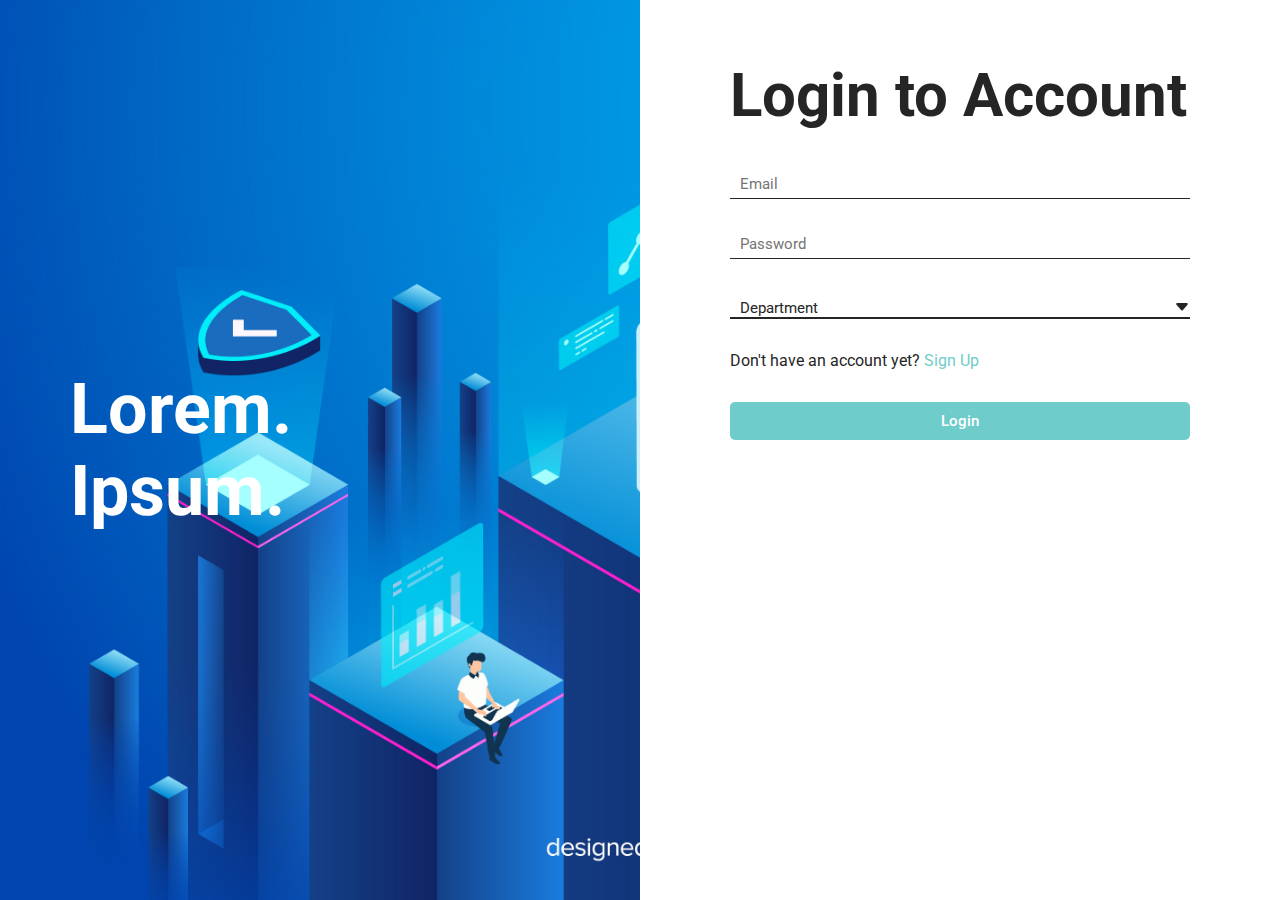
<file: login.html>
<!DOCTYPE html>
<html lang="en">
<head>
    <meta charset="UTF-8">
    <meta http-equiv="X-UA-Compatible" content="IE=edge">
    <meta name="viewport" content="width=device-width, initial-scale=1.0">
    <title>Document</title>
    <link rel="stylesheet" href="./style/login-style.css">
    <link rel="preconnect" href="https://fonts.googleapis.com">
<link rel="preconnect" href="https://fonts.gstatic.com" crossorigin>
<link href="https://fonts.googleapis.com/css2?family=Roboto:ital,wght@0,400;0,700;0,900;1,400&display=swap" rel="stylesheet">
<script src="./js/login.js" defer></script>
</head>
<body>
    <!-- main container -->
    <div class="container">
        <!-- left half -->
        <div class="poster">
            <h1>Lorem. <br>Ipsum.</h1>
        </div>
        <!-- end of left half -->
        <!-- right half -->
        <div class="sign-up">
            <h1>Login to Account</h1>
            <div class="form">
                <form action="">
                  <div class="fields">
                      <input type="email" name="email" placeholder="Email" autocomplete="off" required>
                      <input type="password" name="password" placeholder="Password">
                      <!-- custom dropdown menu -->
                      <div class="dropdown">
                          <span id="drpdwn-value">Department</span>
                          <svg xmlns="http://www.w3.org/2000/svg" width="16" height="16" fill="currentColor" class="bi bi-caret-down-fill down" id="down" viewBox="0 0 16 16">
                            <path d="M7.247 11.14 2.451 5.658C1.885 5.013 2.345 4 3.204 4h9.592a1 1 0 0 1 .753 1.659l-4.796 5.48a1 1 0 0 1-1.506 0z"/>
                          </svg>
                          <div class="drpdwn-choices">
                            <ul class="choices">
                                <li class="choice-val">Department1</li>
                                <li  class="choice-val">Department2</li>
                                <li  class="choice-val">Department3</li>
                                <li  class="choice-val">Department4</li>
                                <li  class="choice-val">Department5</li>
                            </ul>
                        </div>
                      </div>
                      <!-- end of custom dropdown -->
                      <p>Don't have an account yet? <a href="./registration.html">Sign Up</a></p>
                      <button type="submit">Login</button>
                  </div>
                </form>
            </div>
        </div>
        <!-- end of right half -->
    </div>
    <!-- end of main container -->
</body>
</html>
</file>
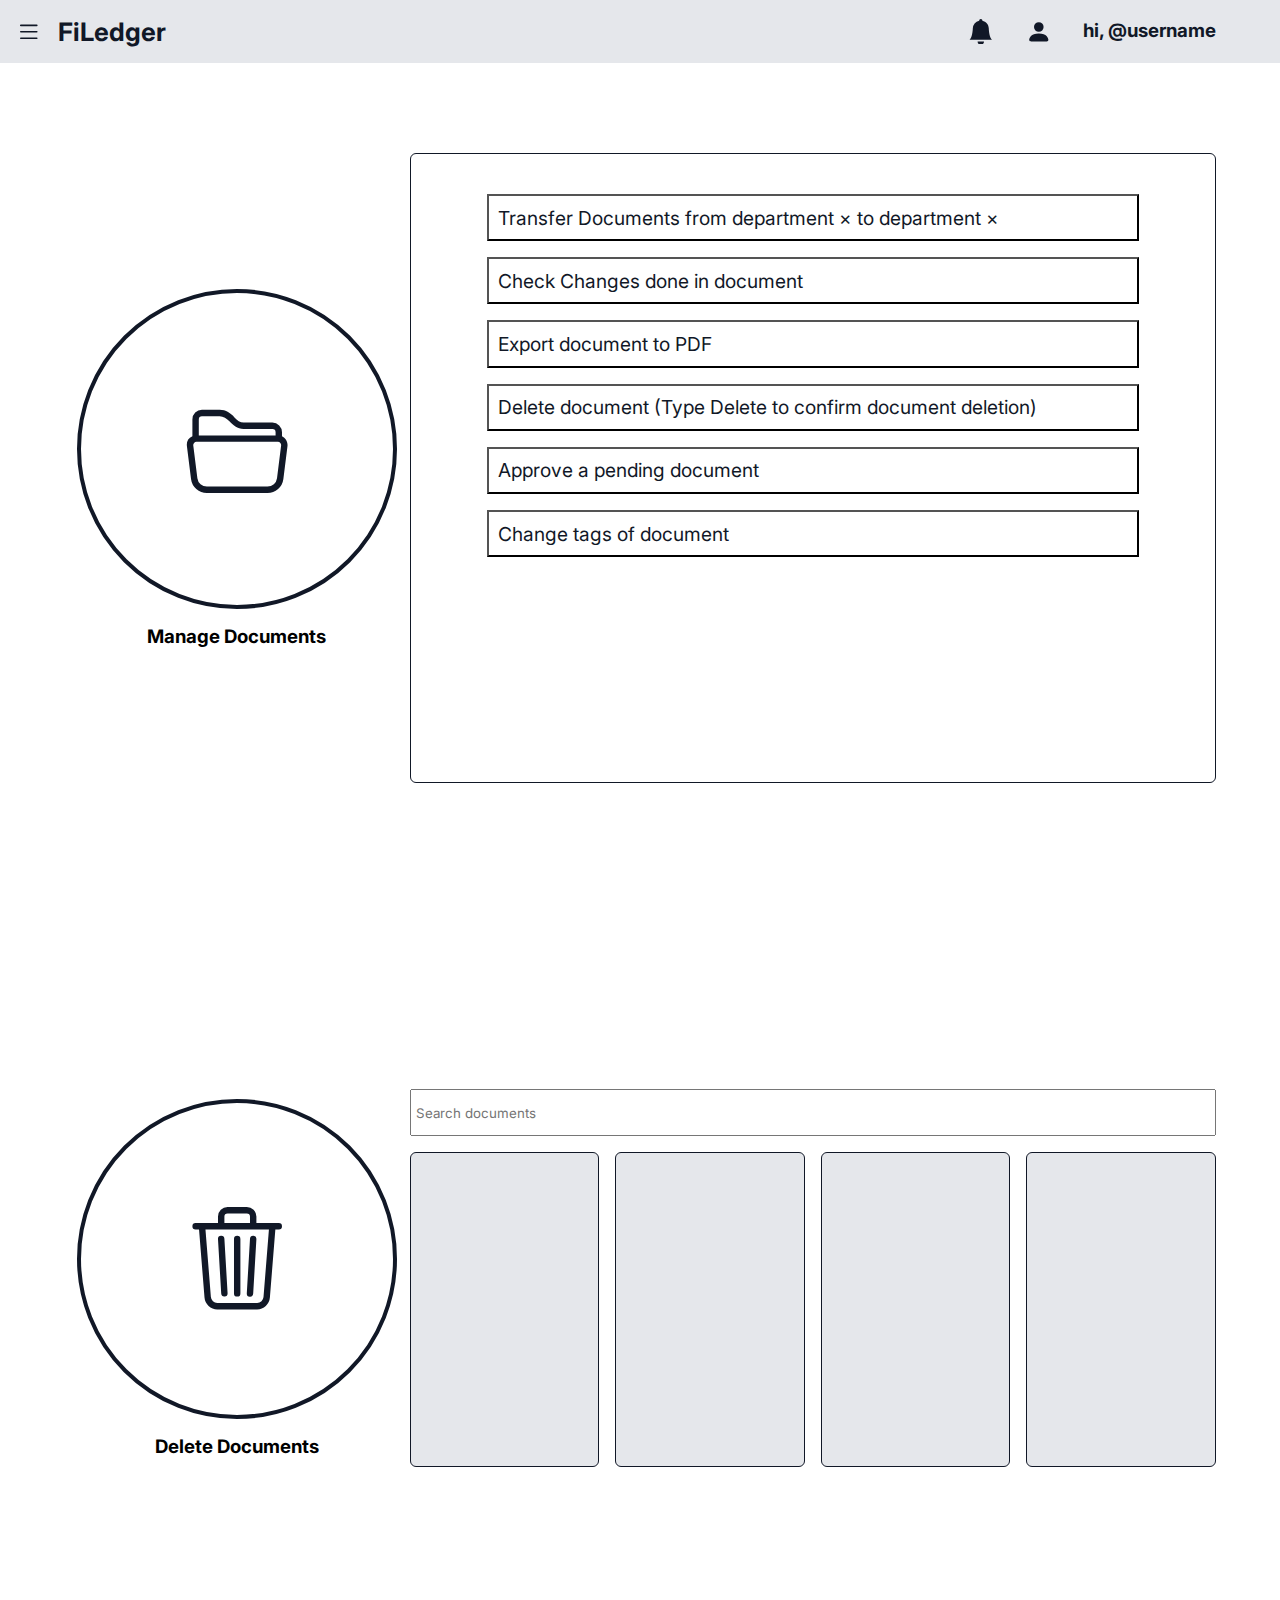
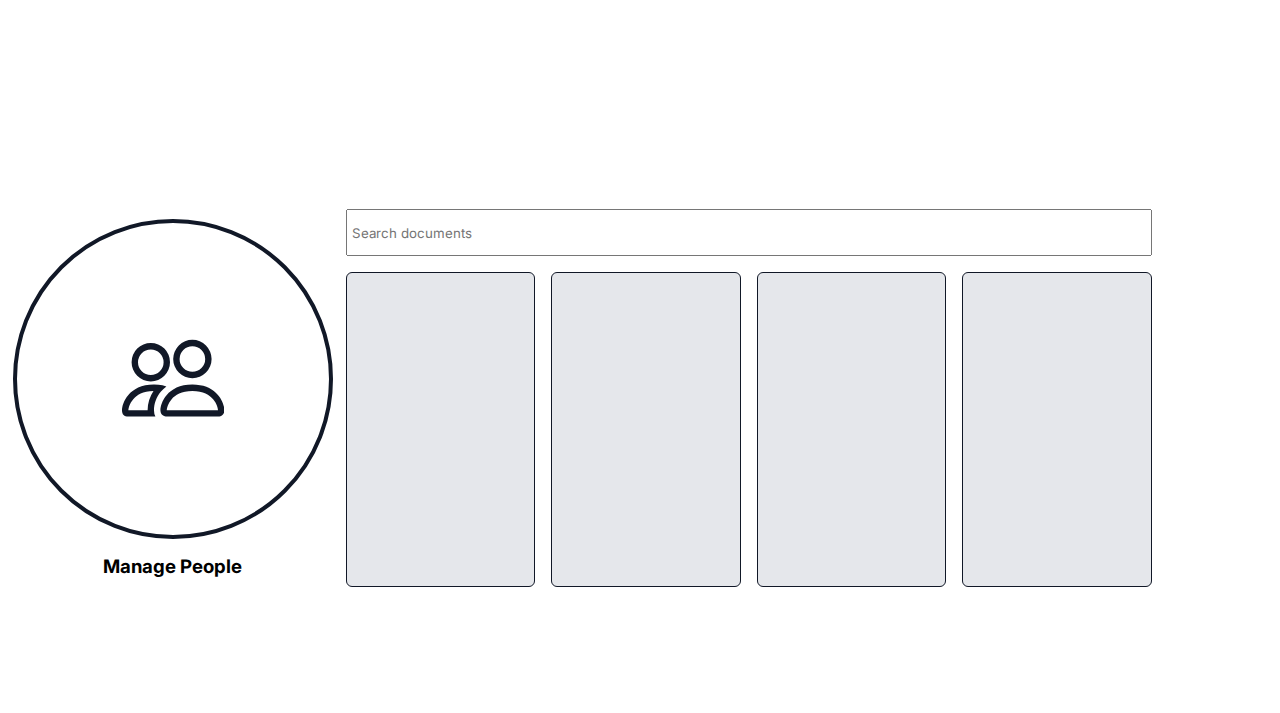
<file: manage.html>
<!DOCTYPE html>
<html lang="en">
<head>
    <meta charset="UTF-8">
    <meta http-equiv="X-UA-Compatible" content="IE=edge">
    <meta name="viewport" content="width=device-width, initial-scale=1.0">
    <title>Document</title>
    <link rel="stylesheet" href="./style/navbar.css">
    <link rel="stylesheet" href="./style/manage-style.css">
    <link rel="preconnect" href="https://fonts.googleapis.com">
    <link rel="preconnect" href="https://fonts.gstatic.com" crossorigin>
    <link href="https://fonts.googleapis.com/css2?family=Inter:wght@400;500;600;700;800;900&display=swap" rel="stylesheet">
    <script src="./js/navbar.js" defer></script>
    <!-- <script src="./js/manage.js" defer></script> -->
</head>
<body>
     <!-- NAVBAR -->
     <nav class="side-nav inactive-sidenav" id="side-nav">
        <div class="nav-header">
            <svg xmlns="http://www.w3.org/2000/svg" width="16" height="16" fill="currentColor" class="bi bi-list burger" viewBox="0 0 16 16">
                <path fill-rule="evenodd" d="M2.5 12a.5.5 0 0 1 .5-.5h10a.5.5 0 0 1 0 1H3a.5.5 0 0 1-.5-.5zm0-4a.5.5 0 0 1 .5-.5h10a.5.5 0 0 1 0 1H3a.5.5 0 0 1-.5-.5zm0-4a.5.5 0 0 1 .5-.5h10a.5.5 0 0 1 0 1H3a.5.5 0 0 1-.5-.5z"/>
              </svg>
              <h3 class="menu">Menu</h3>
              <div class="logo">
                <img src="./images/Copy_of_Untitled-removebg-preview.png" width="50" class="menu-logo">
                UserType
              </div>
        </div>
        <div class="links">
            <h4 class="nav-item">Dashboard</h4>
            <h4 class="nav-item">Documents</h4>
            <h4 class="nav-item">Management</h4>
            <h4 class="nav-item">Version Control & Audit Traits</h4>
        </div>
    </nav>
    <!-- NAVBAR -->
    <!-- HEADER -->
     <header class="header">
        <div class="header-left">
            <svg xmlns="http://www.w3.org/2000/svg" width="16" height="16" fill="currentColor" class="bi bi-list burger-button" id="burger-button" viewBox="0 0 16 16">
                <path fill-rule="evenodd" d="M2.5 12a.5.5 0 0 1 .5-.5h10a.5.5 0 0 1 0 1H3a.5.5 0 0 1-.5-.5zm0-4a.5.5 0 0 1 .5-.5h10a.5.5 0 0 1 0 1H3a.5.5 0 0 1-.5-.5zm0-4a.5.5 0 0 1 .5-.5h10a.5.5 0 0 1 0 1H3a.5.5 0 0 1-.5-.5z"/>
              </svg>
              <h3 class="prod-name">FiLedger</h3>
        </div>
        <div class="header-right">
            <svg xmlns="http://www.w3.org/2000/svg" width="16" height="16" fill="currentColor" class="bi bi-bell-fill" viewBox="0 0 16 16">
                <path d="M8 16a2 2 0 0 0 2-2H6a2 2 0 0 0 2 2zm.995-14.901a1 1 0 1 0-1.99 0A5.002 5.002 0 0 0 3 6c0 1.098-.5 6-2 7h14c-1.5-1-2-5.902-2-7 0-2.42-1.72-4.44-4.005-4.901z"/>
            </svg>
            <svg xmlns="http://www.w3.org/2000/svg" width="16" height="16" fill="currentColor" class="bi bi-person-fill" viewBox="0 0 16 16">
                <path d="M3 14s-1 0-1-1 1-4 6-4 6 3 6 4-1 1-1 1H3zm5-6a3 3 0 1 0 0-6 3 3 0 0 0 0 6z"/>
            </svg>
            <h3 class="username">hi, @username</h3>
        </div>
    </header>
    <!-- HEADER -->
    <div class="main-cont">
        <section class="manage-docs" id="manage-docs">
            <div class="manage-docs-cont">
                <div class="manage-docs-logo">
                    <div class="logo-container">
                        <svg xmlns="http://www.w3.org/2000/svg" width="16" height="16" fill="currentColor" class="bi bi-folder2-open" viewBox="0 0 16 16">
                            <path d="M1 3.5A1.5 1.5 0 0 1 2.5 2h2.764c.958 0 1.76.56 2.311 1.184C7.985 3.648 8.48 4 9 4h4.5A1.5 1.5 0 0 1 15 5.5v.64c.57.265.94.876.856 1.546l-.64 5.124A2.5 2.5 0 0 1 12.733 15H3.266a2.5 2.5 0 0 1-2.481-2.19l-.64-5.124A1.5 1.5 0 0 1 1 6.14V3.5zM2 6h12v-.5a.5.5 0 0 0-.5-.5H9c-.964 0-1.71-.629-2.174-1.154C6.374 3.334 5.82 3 5.264 3H2.5a.5.5 0 0 0-.5.5V6zm-.367 1a.5.5 0 0 0-.496.562l.64 5.124A1.5 1.5 0 0 0 3.266 14h9.468a1.5 1.5 0 0 0 1.489-1.314l.64-5.124A.5.5 0 0 0 14.367 7H1.633z"/>
                          </svg>
                    </div>
                    <h3>Manage Documents</h3>
                </div>
                <div class="manage-docs-form">
                    <div class="form-buttons-cont">
                        <button class="form-buttons">Transfer Documents from department &times; to department &times;</button>
                        <button class="form-buttons">Check Changes done in document</button>
                        <button class="form-buttons">Export document to PDF</button>
                        <button class="form-buttons">Delete document (Type Delete to confirm document deletion)</button>
                        <button class="form-buttons">Approve a pending document</button>
                        <button class="form-buttons">Change tags of document</button>
                    </div>
                </div>
            </div>
        </section>
        <section class="delete-docs" id="delete-docs">
            <div class="delete-docs-cont">
                <div class="delete-docs-logo">
                    <div class="logo-container">
                        <svg xmlns="http://www.w3.org/2000/svg" width="16" height="16" fill="currentColor" class="bi bi-trash3" viewBox="0 0 16 16">
                            <path d="M6.5 1h3a.5.5 0 0 1 .5.5v1H6v-1a.5.5 0 0 1 .5-.5ZM11 2.5v-1A1.5 1.5 0 0 0 9.5 0h-3A1.5 1.5 0 0 0 5 1.5v1H2.506a.58.58 0 0 0-.01 0H1.5a.5.5 0 0 0 0 1h.538l.853 10.66A2 2 0 0 0 4.885 16h6.23a2 2 0 0 0 1.994-1.84l.853-10.66h.538a.5.5 0 0 0 0-1h-.995a.59.59 0 0 0-.01 0H11Zm1.958 1-.846 10.58a1 1 0 0 1-.997.92h-6.23a1 1 0 0 1-.997-.92L3.042 3.5h9.916Zm-7.487 1a.5.5 0 0 1 .528.47l.5 8.5a.5.5 0 0 1-.998.06L5 5.03a.5.5 0 0 1 .47-.53Zm5.058 0a.5.5 0 0 1 .47.53l-.5 8.5a.5.5 0 1 1-.998-.06l.5-8.5a.5.5 0 0 1 .528-.47ZM8 4.5a.5.5 0 0 1 .5.5v8.5a.5.5 0 0 1-1 0V5a.5.5 0 0 1 .5-.5Z"/>
                          </svg>
                    </div>
                    <h3>Delete Documents</h3>
                </div>
                <div class="docs-list-cont">
                    <input type="search" name="search-docs" placeholder="Search documents">
                    <div class="outer-cont">
                        <div class="docs-card"></div>
                        <div class="docs-card"></div>
                        <div class="docs-card"></div>
                        <div class="docs-card"></div>        
                    </div>
                </div>
            </div>
        </section>
        <section class="manage-people" id="manage-people">
            <div class="delete-docs-cont">
                <div class="delete-docs-logo">
                    <div class="logo-container">
                        <svg xmlns="http://www.w3.org/2000/svg" width="16" height="16" fill="currentColor" class="bi bi-people" viewBox="0 0 16 16">
                            <path d="M15 14s1 0 1-1-1-4-5-4-5 3-5 4 1 1 1 1h8zm-7.978-1A.261.261 0 0 1 7 12.996c.001-.264.167-1.03.76-1.72C8.312 10.629 9.282 10 11 10c1.717 0 2.687.63 3.24 1.276.593.69.758 1.457.76 1.72l-.008.002a.274.274 0 0 1-.014.002H7.022zM11 7a2 2 0 1 0 0-4 2 2 0 0 0 0 4zm3-2a3 3 0 1 1-6 0 3 3 0 0 1 6 0zM6.936 9.28a5.88 5.88 0 0 0-1.23-.247A7.35 7.35 0 0 0 5 9c-4 0-5 3-5 4 0 .667.333 1 1 1h4.216A2.238 2.238 0 0 1 5 13c0-1.01.377-2.042 1.09-2.904.243-.294.526-.569.846-.816zM4.92 10A5.493 5.493 0 0 0 4 13H1c0-.26.164-1.03.76-1.724.545-.636 1.492-1.256 3.16-1.275zM1.5 5.5a3 3 0 1 1 6 0 3 3 0 0 1-6 0zm3-2a2 2 0 1 0 0 4 2 2 0 0 0 0-4z"/>
                          </svg>
                    </div>
                    <h3>Manage People</h3>
                </div>
                <div class="docs-list-cont">
                    <input type="search" name="search-docs" placeholder="Search documents">
                    <div class="outer-cont">
                        <div class="docs-card"></div>
                        <div class="docs-card"></div>
                        <div class="docs-card"></div>
                        <div class="docs-card"></div>        
                    </div>
                </div>
            </div>
        </section>
    </div>
</body>
</html>
</file>
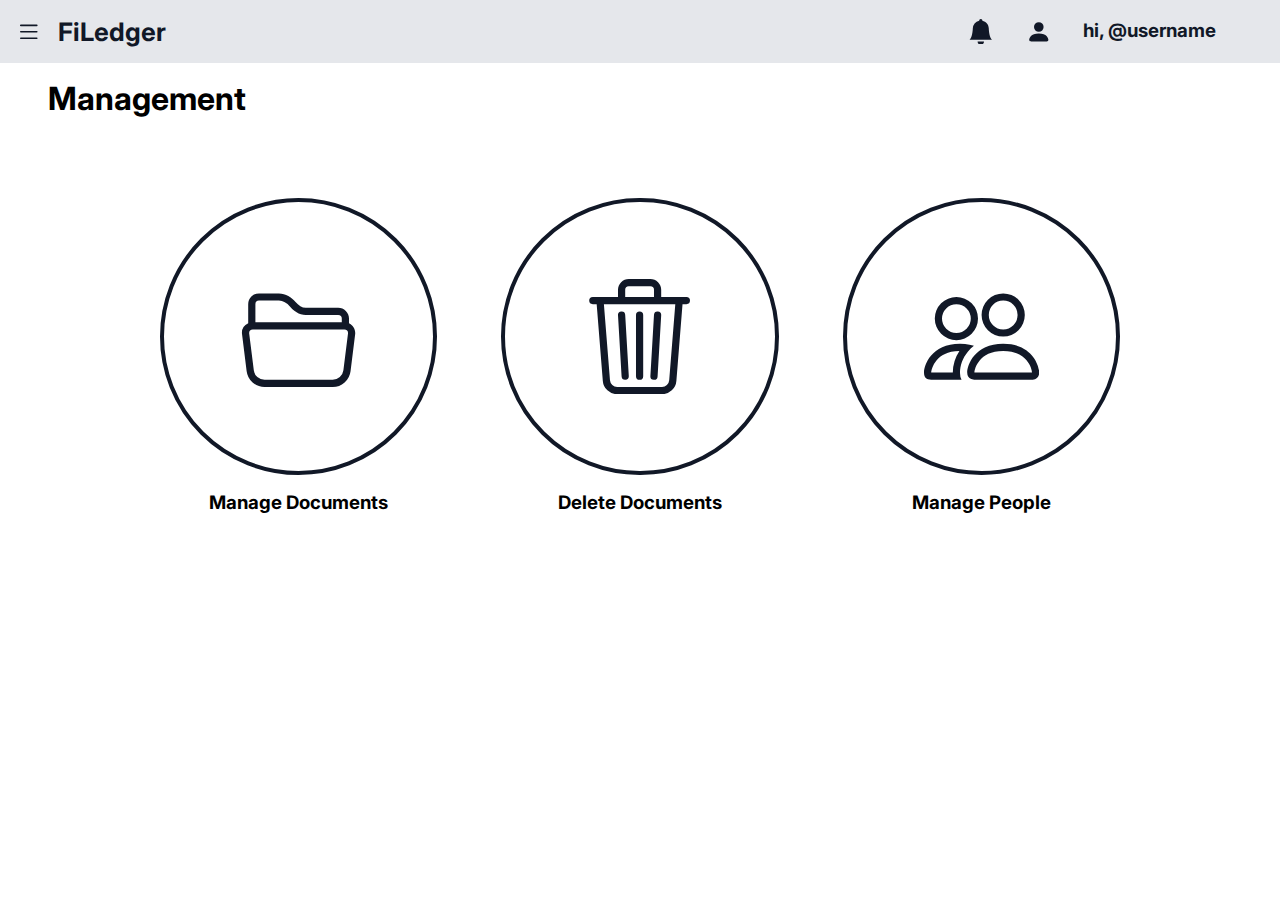
<file: management.html>
<!DOCTYPE html>
<html lang="en">
<head>
    <meta charset="UTF-8">
    <meta http-equiv="X-UA-Compatible" content="IE=edge">
    <meta name="viewport" content="width=device-width, initial-scale=1.0">
    <title>Document</title>
    <link rel="stylesheet" href="./style/navbar.css">
    <link rel="stylesheet" href="./style/management-style.css">
    <link rel="preconnect" href="https://fonts.googleapis.com">
    <link rel="preconnect" href="https://fonts.gstatic.com" crossorigin>
    <link href="https://fonts.googleapis.com/css2?family=Inter:wght@400;500;600;700;800;900&display=swap" rel="stylesheet">
    <script src="./js/navbar.js" defer></script>
    <script src="./js/management.js" defer></script>
</head>
<body>
     <!-- NAVBAR -->
     <nav class="side-nav inactive-sidenav" id="side-nav">
        <div class="nav-header">
            <svg xmlns="http://www.w3.org/2000/svg" width="16" height="16" fill="currentColor" class="bi bi-list burger" viewBox="0 0 16 16">
                <path fill-rule="evenodd" d="M2.5 12a.5.5 0 0 1 .5-.5h10a.5.5 0 0 1 0 1H3a.5.5 0 0 1-.5-.5zm0-4a.5.5 0 0 1 .5-.5h10a.5.5 0 0 1 0 1H3a.5.5 0 0 1-.5-.5zm0-4a.5.5 0 0 1 .5-.5h10a.5.5 0 0 1 0 1H3a.5.5 0 0 1-.5-.5z"/>
              </svg>
              <h3 class="menu">Menu</h3>
              <div class="logo">
                <img src="./images/Copy_of_Untitled-removebg-preview.png" width="50" class="menu-logo">
                UserType
              </div>
        </div>
        <div class="links">
            <h4 class="nav-item">Dashboard</h4>
            <h4 class="nav-item">Documents</h4>
            <h4 class="nav-item">Management</h4>
            <h4 class="nav-item">Version Control & Audit Traits</h4>
        </div>
    </nav>
    <!-- NAVBAR -->
    <!-- HEADER -->
     <header class="header">
        <div class="header-left">
            <svg xmlns="http://www.w3.org/2000/svg" width="16" height="16" fill="currentColor" class="bi bi-list burger-button" id="burger-button" viewBox="0 0 16 16">
                <path fill-rule="evenodd" d="M2.5 12a.5.5 0 0 1 .5-.5h10a.5.5 0 0 1 0 1H3a.5.5 0 0 1-.5-.5zm0-4a.5.5 0 0 1 .5-.5h10a.5.5 0 0 1 0 1H3a.5.5 0 0 1-.5-.5zm0-4a.5.5 0 0 1 .5-.5h10a.5.5 0 0 1 0 1H3a.5.5 0 0 1-.5-.5z"/>
              </svg>
              <h3 class="prod-name">FiLedger</h3>
        </div>
        <div class="header-right">
            <svg xmlns="http://www.w3.org/2000/svg" width="16" height="16" fill="currentColor" class="bi bi-bell-fill" viewBox="0 0 16 16">
                <path d="M8 16a2 2 0 0 0 2-2H6a2 2 0 0 0 2 2zm.995-14.901a1 1 0 1 0-1.99 0A5.002 5.002 0 0 0 3 6c0 1.098-.5 6-2 7h14c-1.5-1-2-5.902-2-7 0-2.42-1.72-4.44-4.005-4.901z"/>
            </svg>
            <svg xmlns="http://www.w3.org/2000/svg" width="16" height="16" fill="currentColor" class="bi bi-person-fill" viewBox="0 0 16 16">
                <path d="M3 14s-1 0-1-1 1-4 6-4 6 3 6 4-1 1-1 1H3zm5-6a3 3 0 1 0 0-6 3 3 0 0 0 0 6z"/>
            </svg>
            <h3 class="username">hi, @username</h3>
        </div>
    </header>
    <!-- HEADER -->
    <div class="title">
        <h1>Management</h1>
    </div>
    <div class="main-cont">
        <div class="logos-container">
            <div class="logo-outer">
                <div class="logos">
                    <svg xmlns="http://www.w3.org/2000/svg" width="16" height="16" fill="currentColor" class="bi bi-folder2-open" viewBox="0 0 16 16">
                        <path d="M1 3.5A1.5 1.5 0 0 1 2.5 2h2.764c.958 0 1.76.56 2.311 1.184C7.985 3.648 8.48 4 9 4h4.5A1.5 1.5 0 0 1 15 5.5v.64c.57.265.94.876.856 1.546l-.64 5.124A2.5 2.5 0 0 1 12.733 15H3.266a2.5 2.5 0 0 1-2.481-2.19l-.64-5.124A1.5 1.5 0 0 1 1 6.14V3.5zM2 6h12v-.5a.5.5 0 0 0-.5-.5H9c-.964 0-1.71-.629-2.174-1.154C6.374 3.334 5.82 3 5.264 3H2.5a.5.5 0 0 0-.5.5V6zm-.367 1a.5.5 0 0 0-.496.562l.64 5.124A1.5 1.5 0 0 0 3.266 14h9.468a1.5 1.5 0 0 0 1.489-1.314l.64-5.124A.5.5 0 0 0 14.367 7H1.633z"/>
                      </svg>
                </div>
                <h3 class="description">Manage Documents</h3>
            </div>
            <div class="logo-outer">
                <div class="logos">
                    <svg xmlns="http://www.w3.org/2000/svg" width="16" height="16" fill="currentColor" class="bi bi-trash3" viewBox="0 0 16 16">
                        <path d="M6.5 1h3a.5.5 0 0 1 .5.5v1H6v-1a.5.5 0 0 1 .5-.5ZM11 2.5v-1A1.5 1.5 0 0 0 9.5 0h-3A1.5 1.5 0 0 0 5 1.5v1H2.506a.58.58 0 0 0-.01 0H1.5a.5.5 0 0 0 0 1h.538l.853 10.66A2 2 0 0 0 4.885 16h6.23a2 2 0 0 0 1.994-1.84l.853-10.66h.538a.5.5 0 0 0 0-1h-.995a.59.59 0 0 0-.01 0H11Zm1.958 1-.846 10.58a1 1 0 0 1-.997.92h-6.23a1 1 0 0 1-.997-.92L3.042 3.5h9.916Zm-7.487 1a.5.5 0 0 1 .528.47l.5 8.5a.5.5 0 0 1-.998.06L5 5.03a.5.5 0 0 1 .47-.53Zm5.058 0a.5.5 0 0 1 .47.53l-.5 8.5a.5.5 0 1 1-.998-.06l.5-8.5a.5.5 0 0 1 .528-.47ZM8 4.5a.5.5 0 0 1 .5.5v8.5a.5.5 0 0 1-1 0V5a.5.5 0 0 1 .5-.5Z"/>
                      </svg>
                </div>
                <h3 class="description">Delete Documents</h3>
            </div>
            <div class="logo-outer">
                <div class="logos">
                    <svg xmlns="http://www.w3.org/2000/svg" width="16" height="16" fill="currentColor" class="bi bi-people" viewBox="0 0 16 16">
                        <path d="M15 14s1 0 1-1-1-4-5-4-5 3-5 4 1 1 1 1h8zm-7.978-1A.261.261 0 0 1 7 12.996c.001-.264.167-1.03.76-1.72C8.312 10.629 9.282 10 11 10c1.717 0 2.687.63 3.24 1.276.593.69.758 1.457.76 1.72l-.008.002a.274.274 0 0 1-.014.002H7.022zM11 7a2 2 0 1 0 0-4 2 2 0 0 0 0 4zm3-2a3 3 0 1 1-6 0 3 3 0 0 1 6 0zM6.936 9.28a5.88 5.88 0 0 0-1.23-.247A7.35 7.35 0 0 0 5 9c-4 0-5 3-5 4 0 .667.333 1 1 1h4.216A2.238 2.238 0 0 1 5 13c0-1.01.377-2.042 1.09-2.904.243-.294.526-.569.846-.816zM4.92 10A5.493 5.493 0 0 0 4 13H1c0-.26.164-1.03.76-1.724.545-.636 1.492-1.256 3.16-1.275zM1.5 5.5a3 3 0 1 1 6 0 3 3 0 0 1-6 0zm3-2a2 2 0 1 0 0 4 2 2 0 0 0 0-4z"/>
                      </svg>
                </div>
                <h3 class="description">Manage People</h3>
            </div>
        </div>
    </div>
</body>
</html>
</file>
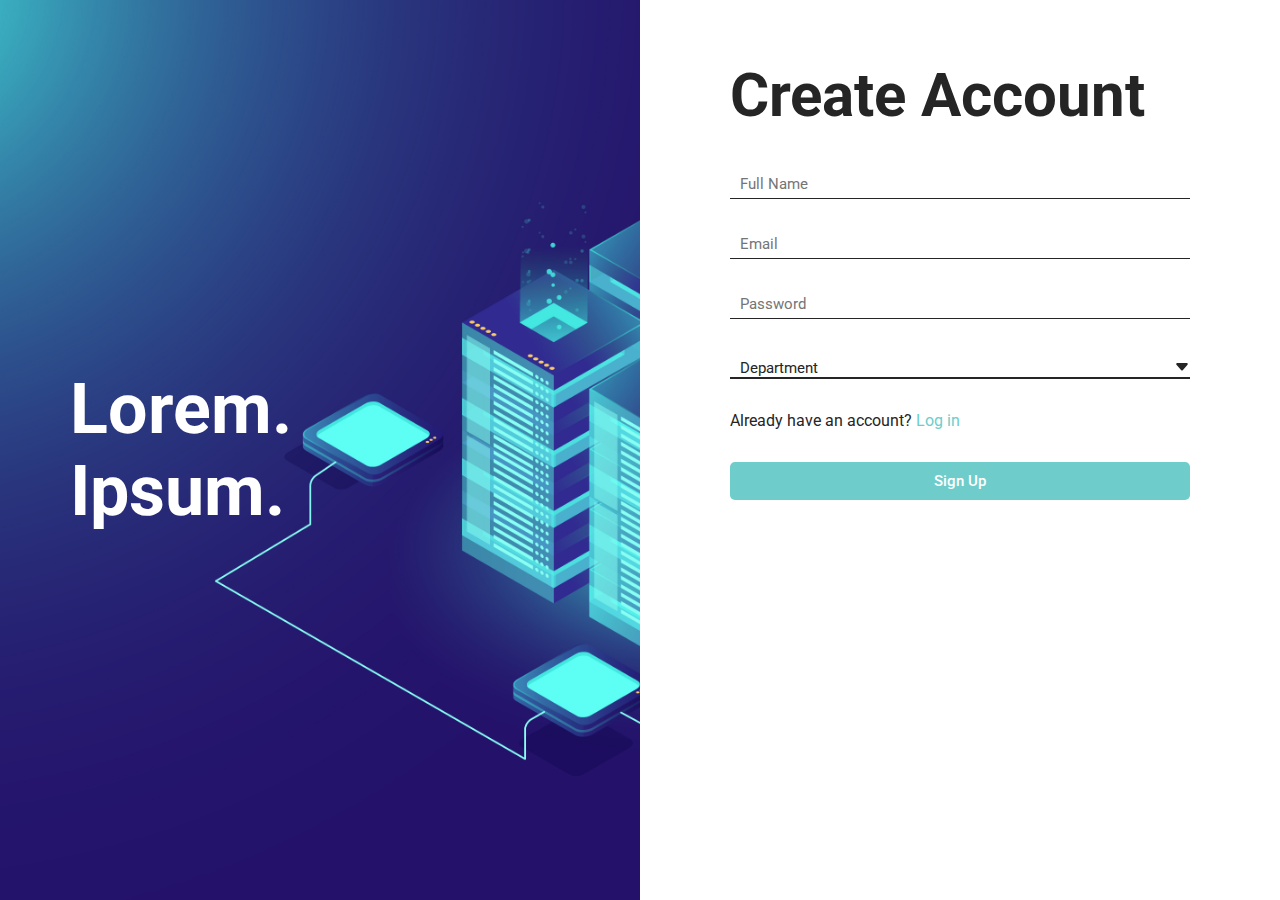
<file: registration.html>
<!DOCTYPE html>
<html lang="en">
<head>
    <meta charset="UTF-8">
    <meta http-equiv="X-UA-Compatible" content="IE=edge">
    <meta name="viewport" content="width=device-width, initial-scale=1.0">
    <title>Document</title>
    <link rel="stylesheet" href="./style/reg-style.css">
    <link rel="preconnect" href="https://fonts.googleapis.com">
<link rel="preconnect" href="https://fonts.gstatic.com" crossorigin>
<link href="https://fonts.googleapis.com/css2?family=Roboto:ital,wght@0,400;0,700;0,900;1,400&display=swap" rel="stylesheet">
<script src="./js/login.js" defer></script>
</head>
<body>
    <div class="container">
        <div class="poster">
            <h1>Lorem. <br>Ipsum.</h1>
        </div>
        <div class="sign-up">
            <h1>Create Account</h1>
            <div class="form">
                <form action="">
                  <div class="fields">
                      <input type="text" name="full-name" placeholder="Full Name" autocomplete="off">
                      <input type="email" name="email" placeholder="Email" autocomplete="off" required>
                      <input type="password" name="password" placeholder="Password">
                      <div class="dropdown">
                          <span id="drpdwn-value">Department</span>
                          <svg xmlns="http://www.w3.org/2000/svg" width="16" height="16" fill="currentColor" class="bi bi-caret-down-fill down" id="down" viewBox="0 0 16 16">
                            <path d="M7.247 11.14 2.451 5.658C1.885 5.013 2.345 4 3.204 4h9.592a1 1 0 0 1 .753 1.659l-4.796 5.48a1 1 0 0 1-1.506 0z"/>
                          </svg>
                          <div class="drpdwn-choices">
                            <ul class="choices">
                                <li class="choice-val">Department1</li>
                                <li  class="choice-val">Department2</li>
                                <li  class="choice-val">Department3</li>
                                <li  class="choice-val">Department4</li>
                                <li  class="choice-val">Department5</li>
                            </ul>
                        </div>
                      </div>
                      <p>Already have an account? <a href="./login.html">Log in</a></p>
                      <button type="submit">Sign Up</button>
                  </div>
                </form>
            </div>
        </div>
    </div>
</body>
</html>
</file>
<file: style/style.css>
*{
    margin:0;
    padding:0;
    box-sizing: border-box;
    font-family: 'Inter', sans-serif;
}
html{
    scroll-behavior: smooth;
}
.header{
    border-bottom: 1px solid #00C2CB;
    display: flex;
    height: 10vh;
    align-items: center;
}
.nav a{
    color:black;
    text-decoration: none;
}
.nav a:visited{
    color:black
}
.logo{
    margin-left: 10%;
    margin-top: 5px;
}
.nav{
    /* background-color: red; */
    display: flex;
    align-items: center;
    margin-left: 20%;
}
.nav-items{
    margin:0 1em ;
    font-weight: bold;
    padding:5px;
    border-radius: 5px;
    cursor: pointer;
}
.nav-items:hover{
    background-color: rgb(236, 236, 236);
}

.nav ul,.nav li{
    text-decoration: none;
    display: inline;
}
.head-buttons{
    display: flex;
    align-items: center;
    margin-left: 20%;
}
.button{
    border:none;
    margin:10px;
    background-color: #00C2CB;
    color: white;
    padding:10px;
    border-radius: 4px;
}
.button a{
    text-decoration: none;
    color: white;
    font-size: 1vw;
}
.button:hover{
    background-color: #02a3ac;
    cursor: pointer;
}
.content1-container{
    height: 90vh;
}
.content1{
    width: 90%;
    margin:0 auto;
    height: 75vh;
    display: flex;
    flex-direction: row;
}
.content1-left{
    width:50%;
    height: 100%;
    position: relative;

}
.content1-left img{
    width: 90%;
    height: 105%;
    transform: scale(.8);
    
}
.content1-left button{
    border: none;
    background-color: #111827;
    padding:10px;
    border-radius:4px;
    position: absolute;
    color:white;
    margin-top: 1.5em;
    font-size: 1vw;
}
.content1-left button:hover{
    background-color: #3b4764;
}
.content1-right img{
    margin-left:2em;
    width: 100%;
    height: 100%;
    transform:scale(.8)
}
.content1-left-text{
    max-width:20em;
    position:absolute;
    text-align: justify;
    left:15%;
    top:40%;
    font-size: 1vw;
}
.par{
    display:none;
    transition: .3s
}
.active{
    display: block;
    transition: .3s;
}
.page-button{
    position: absolute;
    width: 6vw;
    height: 4vh;
    display: flex;
    justify-content: center;
    align-items: center;
    gap:1em;
    left:20vw;
    margin-top: 1.5em;
}
.indicator{
    cursor: pointer;
    width: .8vw;
    height: .8vw;
    border-radius: 50%;
    background-color: white;
    border: 1px solid black;
    transition: .3s;
}
.active-ind{
    background-color: black;
}
.content1-left-text h1{
    font-size: 5vw;
    margin-bottom: 20px;
}
.content2{
    background-color: #111827;
    padding-bottom: 5em;
}
.content2 h1{
    color:white;
    font-size: 36px;
    text-align: center;
    padding-top: 2em;
    
}
.card-container-cont2{
    width:85vw;
    height: 70vh;
    margin: 10em auto 0;
    /* background-color: red; */
    display: grid;
    grid-template-columns: 1fr 1fr 1fr;
    column-gap: 10px;
    row-gap: 40px;

}
.card-container-cont2 >.cards{
    background-color: white;
    border-radius: 4px;
    display:flex;
    align-items: center;
    flex-direction: column;
}
.card-container-cont2 .card-logo{
    width: 7vw;
    height: 7vw;
    margin-top: -2vw;
}
.card-container-cont2 .card-title,.card-container-cont2 .description{
    text-align: center;
    margin-top: 1.5vw;
    font-size: 1.5vw;
}
.card-container-cont2 .description{
    font-size: 1.3vw;
}
.content3{
    padding-bottom:4em;
}
.content3 h1{
    text-align: center;
    padding-top: 1em;
    font-size: 3vw;
}
.card-container-cont3{
    width: 50vw;
    height: 110vh;
    margin:2em auto 0;
    display: grid;
    grid-template-columns: 1fr 1fr ;
    row-gap: 40px;
    column-gap: 30px;
    
}
.card-container-cont3 >.cards{
    position:relative;
    display:flex;
    flex-direction: column;
    align-items: center;    
}
.cards-cont{
    width:100%;
    height:85%;
    background-color: gray;
    border-radius: 8px;
    border:2px solid #111827;
}
.card-container-cont3 .cards h3{
    margin-top: 2em;
    font-size: 1.5vw;
}
.content3 p{
    text-align: center;
    font-size: 1.5em;
    margin-top:1em;
}
.quote{
    padding-top: 5em;
    font-size: 1.5vw!important;
    font-weight: bold;
    width: 40vw;
    margin:auto
}

.content4{
    background-color: #111827;
    padding-bottom:4em;
}

.content4 h1{
    font-size: 40px;
    text-align: center;
    padding-top: 2em;
    color:white;
}

.card-container-cont4{
    width: 50vw;
    height: 100vh;
    margin:2em auto 0;
    display: grid;
    grid-template-columns: 1fr 1fr ;
    row-gap: 40px;
    column-gap: 30px;
}

.card-container-cont4 >.cards{
    background-color: white;
    border-radius: 6px;
    display:flex;
    flex-direction: column;
    align-items: center;
    justify-content: center;
    gap: 3vh;
    padding:1em
}

.contact-logo{
    width:4vw;
    height: 4vw;
}

.footer{
    height: 30vh;
    font-size: 1.2vw;
}
.footer-content{
    width:80vw;
    height:20vh;
    border-top:1px solid #00C2CB;
    margin:5em auto 0;
    padding:2em;
    display: flex;
    flex-direction: column;
}
.footer-content .footer-nav{
    list-style: none;
    display: flex;
    gap:1.5em;
    justify-content: center;
}
.footer a{
    text-decoration: none;
    font-weight: bold;
    color: #111827;
}
.footer-nav-item{
    padding:5px;
    border-radius: 4px;;
}
.footer-nav-item:hover{
    background-color: rgb(236, 236, 236);
}
.copyrights{
    text-align: center;
    padding-top: 2em;
}
</file>
<file: style/navbar.css>
*{
    margin:0;
    padding:0;
    box-sizing: border-box;
    font-family: "Inter",sans-serif;
}
.side-nav{
    width:15vw;
    height: 100vh;
    position: fixed;
    border-right:1px solid rgb(17,24,39);
    transition:.3s;
    background-color: white;
    
}
.inactive-sidenav{
    transform: translateX(-15vw);
}

.nav-header{
    padding-top: 2em;
    position: relative;
}
.burger{
    width:2vw;
    height: 2vw;
    vertical-align: middle;
    margin-left: 1em;

}
.menu{
    position: absolute;
    display: inline-block;
    width: fit-content;
    left:35%;
    margin: auto;
    font-size: 2vw;
}
.logo{
    display:flex;
    align-items: center;
    padding-top:2em ;
    flex-direction: column;
}
.menu-logo{
    width:4vw;
}
.links{
    display: flex;
    flex-direction: column;
    text-align: center;
    align-items: center;
    padding-top: 2em;
}
.nav-item{
    padding:1em;
    cursor: pointer;
    width: 100%;
    transition: .1s ease-in;
}
.nav-item:hover{
    background-color: rgb(186, 186, 186);
}

.header,.header-left{
    background-color: #E5E7EB;
    display: flex;
    padding:.5em;
    align-items: center;
    color:rgb(17,24,39);
}
.burger-button{
    width: 2vw;
    height: 2vw;
    vertical-align: middle;
}
.prod-name{
    font-size: 2vw;
    vertical-align: middle;
    margin-left: 1rem;
}
.header-left{
    width:75vw
}
.header-right{
    display: flex;
    gap:2em;
}
.header-right svg{
    width: 2vw;
    height: 2vw;
    vertical-align: middle;
    fill:rgb(17,24,39);
}
.title{
    padding: 1em 0 2em 3em;
}
</file>
<file: style/approval-style.css>
.main-cont{
    padding-bottom: 3em;
    display: flex;
    gap:5vw;
    margin-top: 3vw;
}
.content-box{
    width: 100vw;
    height:90vh;
    margin-left:5vw;
    display: flex;
    gap:3em;
    flex-wrap: wrap;
}
.search{
    width: 63vw;
    height: 6vh;
    margin-left: 5vw;
    padding:.3em;
    border: 1px solid #111827;
}
.search-button{
    width: 2.5em;
    height: 2.5em;
    position:relative;
    left:-3em;
    background: transparent;
    border: none;
    cursor: pointer;
}
.card{
    width: calc(65vw/5);
    height: calc(65vw/4);
    background-color: #E5E7EB;
    border: 1px solid #111827;
    border-radius: 6px;
    display: flex;
    flex-direction: column;
    justify-content: center;
    align-items: center;
    gap:2em;
}
.search-cont{
    display: flex;
}
</file>
<file: style/createDocs-style.css>
*{
    padding:0;
    margin: 0;
    box-sizing: border-box;
    font-family: "Inter", sans-serif;
    color: #111827;
}
.header{
    display: flex;
    padding:.3em;
    align-items: center;
    gap: 1em;
    border: 1px solid #111827;
    
}
.header-logo{
    margin-left: 2em;
    flex-grow: 1;
}
.header-logo img{
    width: 5vw;
    height: 5vw;
}
.header .document-name{
    padding-right:30vw;
    flex-grow: 3;
}
.header-buttons-container{
    flex-grow: 1;
    display: flex;
    gap:3vh;
}
.buttons-header{
    background-color: #00C2CB;
    padding:1vw;
    border: none;
    border-radius: 6px;
    color:white;
}
.subheader{
    background-color: #D9D9D9;
    border-bottom:1px solid #111827 ;
    display: flex;
    flex-direction: column;
    gap:2vh;
    padding:.5vw;
}
.tools-container{
    display: flex;
    gap:.5vw;

}
.tool{
    width: 1.3vw;
    height: 1.3vw;
}

.container-body{
    display: flex;
    margin:3vw auto 0;
    gap:2em;
    align-items: center;
    padding-bottom:5em;
}
.document-container{
    width: calc(8.5vw*5);
    height:calc(11vw*5);
    border:1px solid #111827;
    flex-grow: 2;
    margin-left: 3vw;
}
.right-sidenav{
    display: flex;
    flex-direction: column ;
    width:40vh;
    padding:0 2vw 2vw 2vw;
    flex-grow: 1;
    height:55vw;
    align-items: center;
    gap:1.5em;
}

.invite-nav{
    background-color: gray;
    padding:1vw;
}
.people-nav{
    background-color: gray;
    padding:1vw;
    height: 15vw;
    width: 100%;
}
.history-nav{
    background-color: gray;
    padding:1vw;
    width: 100%;
}
.upload-nav{
    background-color: gray;
    padding:1vw;
    width: 100%;
}
.history-nav ul{
    list-style: none;
}
.history-nav li::before { 
    content: "";
    border-color: transparent #111;
    border-style: solid;
    border-width: 0.35em 0 0.35em 0.45em;
    display: block;
    height: 0;
    width: 0;
    left: -0.5em;
    top: 0.9em;
    position: relative;
  }

.off{
    visibility: hidden;
}
</file>
<file: style/dashboard-style.css>
.main-cont{
    padding-bottom: 3em;
    display: flex;
    gap:5vw;
    margin-top: 3vw;
}
.content-box{
    width: 65vw;
    height:90vh;
    margin-left:5vw;
    overflow-x: hidden;
    overflow-y: scroll;
    display: flex;
    gap:3em;
    flex-wrap: wrap;
}
.content-box::-webkit-scrollbar{
    width: 10px;
}
.content-box::-webkit-scrollbar-thumb{
    background-color: #797979;
    border-radius: 10px;
    border: 1px solid #111827; 
}
.search{
    width: 63vw;
    height: 6vh;
    margin-left: 5vw;
    padding:.3em;
    border: 1px solid #111827;
}
.search-button{
    width: 2.5em;
    height: 2.5em;
    position:relative;
    left:-3em;
    background: transparent;
    border: none;
    cursor: pointer;
}

.overview{
    height: 90vh;
    width: 20vw;
    background-color: #D9D9D9;
}

.card{
    width: calc(65vw/5);
    height: calc(65vw/4);
    background-color: #E5E7EB;
    border: 1px solid #111827;
    border-radius: 6px;
    display: flex;
    flex-direction: column;
    justify-content: center;
    align-items: center;
    gap:2em;
}
.card-drpdwn{
    width: 90%;
    color: #111827;
}

#create-card{
    cursor: pointer;
    display: flex;
    align-items: center;
    justify-content: center;
    flex-direction: column;
    gap:2vh;
}
#create-card svg{
    width: 5vw;
    height: 5vw;
    fill: #111827;
}
.create-card{
    position:fixed;
    left:60vw;
    bottom:4vw;
    background-color: white;
}
</file>
<file: style/document-style.css>
.search{
    width: 63vw;
    height: 6vh;
    margin-left: 5vw;
    padding:.3em;
    border: 1px solid #111827;
}
.drp-dwn{
    position: relative;
    left: -2em;
}
.search-results{
    width: 63vw;
    height: 20vh;
    margin-left: 5vw;
    border: 1px solid #111827;
    overflow-y: scroll;
    transition: 0.1s;
    position: fixed;
    background-color: white;
}
.result{
    display:block;
    padding:.3em;
}
.result:hover{
    background-color: #bbb;
}
.hidden-results{
    height:0;
    border:none;
}
.department-title{
    padding: 1em 0 .5em 4em;
    width:63vw;
    display: inline-block;
}
.filters{
    display: inline-flex;
    gap:1em;
}
.department-cards-cont{
    width:75vw;
    height: 30vh;
    margin-left: 6em;
    display: flex;
    gap:1em;
    flex-wrap: wrap;
}
.department-cards{
    width:calc(75vw/5);
    height:calc(75vw/5);
    background-color: #bbb;
    border-radius: 6px;
    border: 1px solid #111827;
}
.main-cont{
    padding-bottom: 3rem;
}
</file>
<file: style/login-style.css>
*{
    margin:0;
    padding:0;
    box-sizing: border-box;
}

.container{
    display:flex;
}

.poster{
    background-image: url(../images/2650401.jpg);
    height: 100vh;
    width: 50vw;
    background-size:cover;
    background-repeat: no-repeat;
    font-family: 'Roboto', sans-serif;
    display: flex;
    align-items: center;
    font-size: 35px;
    color: white;
    background-color: #4C8C8E;
}
.poster h1{
    margin-left:1em;
}

.sign-up{
    width: 50vw;
    height: 100vh;
    display: flex;
    flex-direction: column;
    color: rgb(37, 37, 37);
    position: relative;
    
}
.sign-up h1{
    font-family: 'Roboto', sans-serif;
    margin:1em 0 0 1.5em;
    font-size: 60px;
    /* background-color: red; */
    width: fit-content;
}

.form{
    height: 75vh;
    width: 40vw;
    margin: 0.5em auto 0;
    
}


.fields input[type="text"],input[type="password"],input[type="email"]{
    display: block;
    width: 90%;
    height: 2em;
    margin: 2em auto;
    background-color: transparent;
    border: none;
    border-bottom: 1px solid rgb(37, 37, 37);
    font-size: 15px;
    padding: 10px;
    font-family: 'Roboto', sans-serif;
    outline: none;
    
}
.fields button[type='submit']{
    display: block;
    width: 90%;
    margin: 2em auto;
    background-color:#6ECDCA;
    border: none;
    font-size: 15px;
    padding: 10px;
    font-family: 'Roboto', sans-serif;
    color:white;
    font-weight: 500;
    border-radius: 5px;
}
.fields button[type="submit"]:hover{
    background-color: #448b89;
}

.dropdown{
    display: block;
    width: 90%;
    height: 2em;
    margin: 2em auto;
    background-color: transparent;
    border: none;
    border-bottom: 1px solid rgb(37, 37, 37);
    font-size: 15px;
    padding: 10px;
    font-family: 'Roboto', sans-serif;
    outline: none;
    position: relative;
}
.drpdwn-choices{
    width:100%;
    height: 0;
    background-color: white;
    border: none;
    border: 1px solid rgb(37, 37, 37);
    font-size: 15px;
    font-family: 'Roboto', sans-serif;
    outline: none;
    position: absolute;
    margin-left: -10px;
    overflow-y: scroll;
    transition: 0.3s;
}
.drpdwn-choices::-webkit-scrollbar{
    width: 5px;
}
.drpdwn-choices::-webkit-scrollbar-thumb{
    background-color: rgb(177, 177, 177);
    border-radius: 10px;
}
.choices{
    list-style: none;
}
.choices li{
    padding: 10px;
    border-bottom: 1px solid rgb(177, 177, 177);
}
.choices li:hover{
    background-color: rgba(65, 65, 65, 0.193);
}
.down{
    position:absolute;
    right: 0;
}

.fields p{
    font-family: 'Roboto', sans-serif;
    margin:2em auto;
    display: block;
    width: 90%;
}
.fields a{
    text-decoration: none;
    color: #6ECDCA;
    font-family: 'Roboto', sans-serif;
}
</file>
<file: style/manage-style.css>
html{
    scroll-behavior: smooth;
}
.manage-docs,.delete-docs{
    height: 90vh;
    display: flex;
    justify-content: center;
    align-items: center;
}
.manage-docs-cont,.delete-docs-cont{
    width: 90vw;
    height: 70vh;
    display: flex;
    align-items: center;
}
.manage-docs-logo,.delete-docs-logo{
    width: 30%;
    height:inherit ;
    display: flex;
    align-items: center;
    justify-content: center;
    flex-direction: column;
    gap:1em;
}

.manage-docs-form{
    width: 70%;
    height:inherit ;
    border: 1px solid #111827;
    border-radius: 6px;
    padding:2.5em;
   
    
}
.logo-container{
    width: 25vw;
    height: 25vw;
    background-color: white;
    border-radius: 100%;
    border:4px solid #111827;
    display: flex;
    align-items: center;
    justify-content: center;
}
.logo-container svg{
    width: 8vw;
    height: 8vw;
    fill: #111827;
}
.form-buttons{
    display: block;
    padding:.5em;
    width:90%;
    text-align: left;
    border: #111827 1 px solid;
    background-color: white ;
    color: #111827;
    font-size: 1.5vw;;
    transition: .1s;
    cursor: pointer;
}
.form-buttons:hover{
    background-color: #111827;
    color:white;
}
.form-buttons-cont{
    display: flex;
    flex-direction: column;
    gap: 1em;
    justify-content: center;
    align-items: center;
}
.docs-list-cont{
    width: 70%;
    height: 60%;
    display: flex;
    flex-direction: column;
    gap: 1em;
}
.delete-docs-cont input[type="search"]{
    height: 6vh;
    padding:.3em;
}
.docs-card{
    width: calc(100%/4);
    height: 100%;
    background-color: #E5E7EB;
    border: #111827 1px solid;
    border-radius: 6px;
}
.outer-cont{
    display: flex;
    width: 100%;
    gap:1em;
    height: 100%;
}


.header{
    position:sticky;
    top:0px;
}
</file>
<file: style/management-style.css>
.main-cont{
    display: flex;
    justify-content: center;
}
.logos-container{
    display: flex;
    justify-content: center;
    align-items: center;
    gap:4em;
    margin-top:3em;
}
.logos{
    width: calc(65vw/3);
    height: calc(65vw/3);
    background-color:white;
    border-radius: 50%;
    border: 4px solid #111827;
    display: flex;
    justify-content: center;
    align-items: center;
    cursor: pointer;
    transition:.1s;
    
}
.logos svg{
    fill:#111827;
    width: 9vw;
    height: 9vw;
    transition:.1s;
}
.logo-outer{
    display: flex;
    flex-direction: column;
    justify-content: center;
    align-items: center;
    gap:1em;
}
</file>
<file: style/reg-style.css>
*{
    margin:0;
    padding:0;
    box-sizing: border-box;
}

.container{
    display:flex;
}

.poster{
    background-image: url(../images/442.jpg);
    height: 100vh;
    width: 50vw;
    background-size:cover;
    background-repeat: no-repeat;
    font-family: 'Roboto', sans-serif;
    display: flex;
    align-items: center;
    font-size: 35px;
    color: white;
    background-color: #4C8C8E;
}
.poster h1{
    margin-left:1em;
}

.sign-up{
    width: 50vw;
    height: 100vh;
    display: flex;
    flex-direction: column;
    color: rgb(37, 37, 37);
    position: relative;
    
}
.sign-up h1{
    font-family: 'Roboto', sans-serif;
    margin:1em 0 0 1.5em;
    font-size: 60px;
    /* background-color: red; */
    width: fit-content;
}

.form{
    height: 75vh;
    width: 40vw;
    margin: 0.5em auto 0;
    
}


.fields input[type="text"],input[type="password"],input[type="email"]{
    display: block;
    width: 90%;
    height: 2em;
    margin: 2em auto;
    background-color: transparent;
    border: none;
    border-bottom: 1px solid rgb(37, 37, 37);
    font-size: 15px;
    padding: 10px;
    font-family: 'Roboto', sans-serif;
    outline: none;
    
}
.fields button[type='submit']{
    display: block;
    width: 90%;
    margin: 2em auto;
    background-color:#6ECDCA;
    border: none;
    font-size: 15px;
    padding: 10px;
    font-family: 'Roboto', sans-serif;
    color:white;
    font-weight: 500;
    border-radius: 5px;
}
.fields button[type="submit"]:hover{
    background-color: #448b89;
}

.dropdown{
    display: block;
    width: 90%;
    height: 2em;
    margin: 2em auto;
    background-color: transparent;
    border: none;
    border-bottom: 1px solid rgb(37, 37, 37);
    font-size: 15px;
    padding: 10px;
    font-family: 'Roboto', sans-serif;
    outline: none;
    position: relative;
}
.drpdwn-choices{
    width:100%;
    height: 0;
    background-color: white;
    border: none;
    border: 1px solid rgb(37, 37, 37);
    font-size: 15px;
    font-family: 'Roboto', sans-serif;
    outline: none;
    position: absolute;
    margin-left: -10px;
    overflow-y: scroll;
    transition: 0.3s;
}
.drpdwn-choices::-webkit-scrollbar{
    width: 5px;
}
.drpdwn-choices::-webkit-scrollbar-thumb{
    background-color: rgb(177, 177, 177);
    border-radius: 10px;
}
.choices{
    list-style: none;
}
.choices li{
    padding: 10px;
    border-bottom: 1px solid rgb(177, 177, 177);
}
.choices li:hover{
    background-color: rgba(65, 65, 65, 0.193);
}
.down{
    position:absolute;
    right: 0;
}

.fields p{
    font-family: 'Roboto', sans-serif;
    margin:2em auto;
    display: block;
    width: 90%;
}
.fields a{
    text-decoration: none;
    color: #6ECDCA;
    font-family: 'Roboto', sans-serif;
}
</file>
